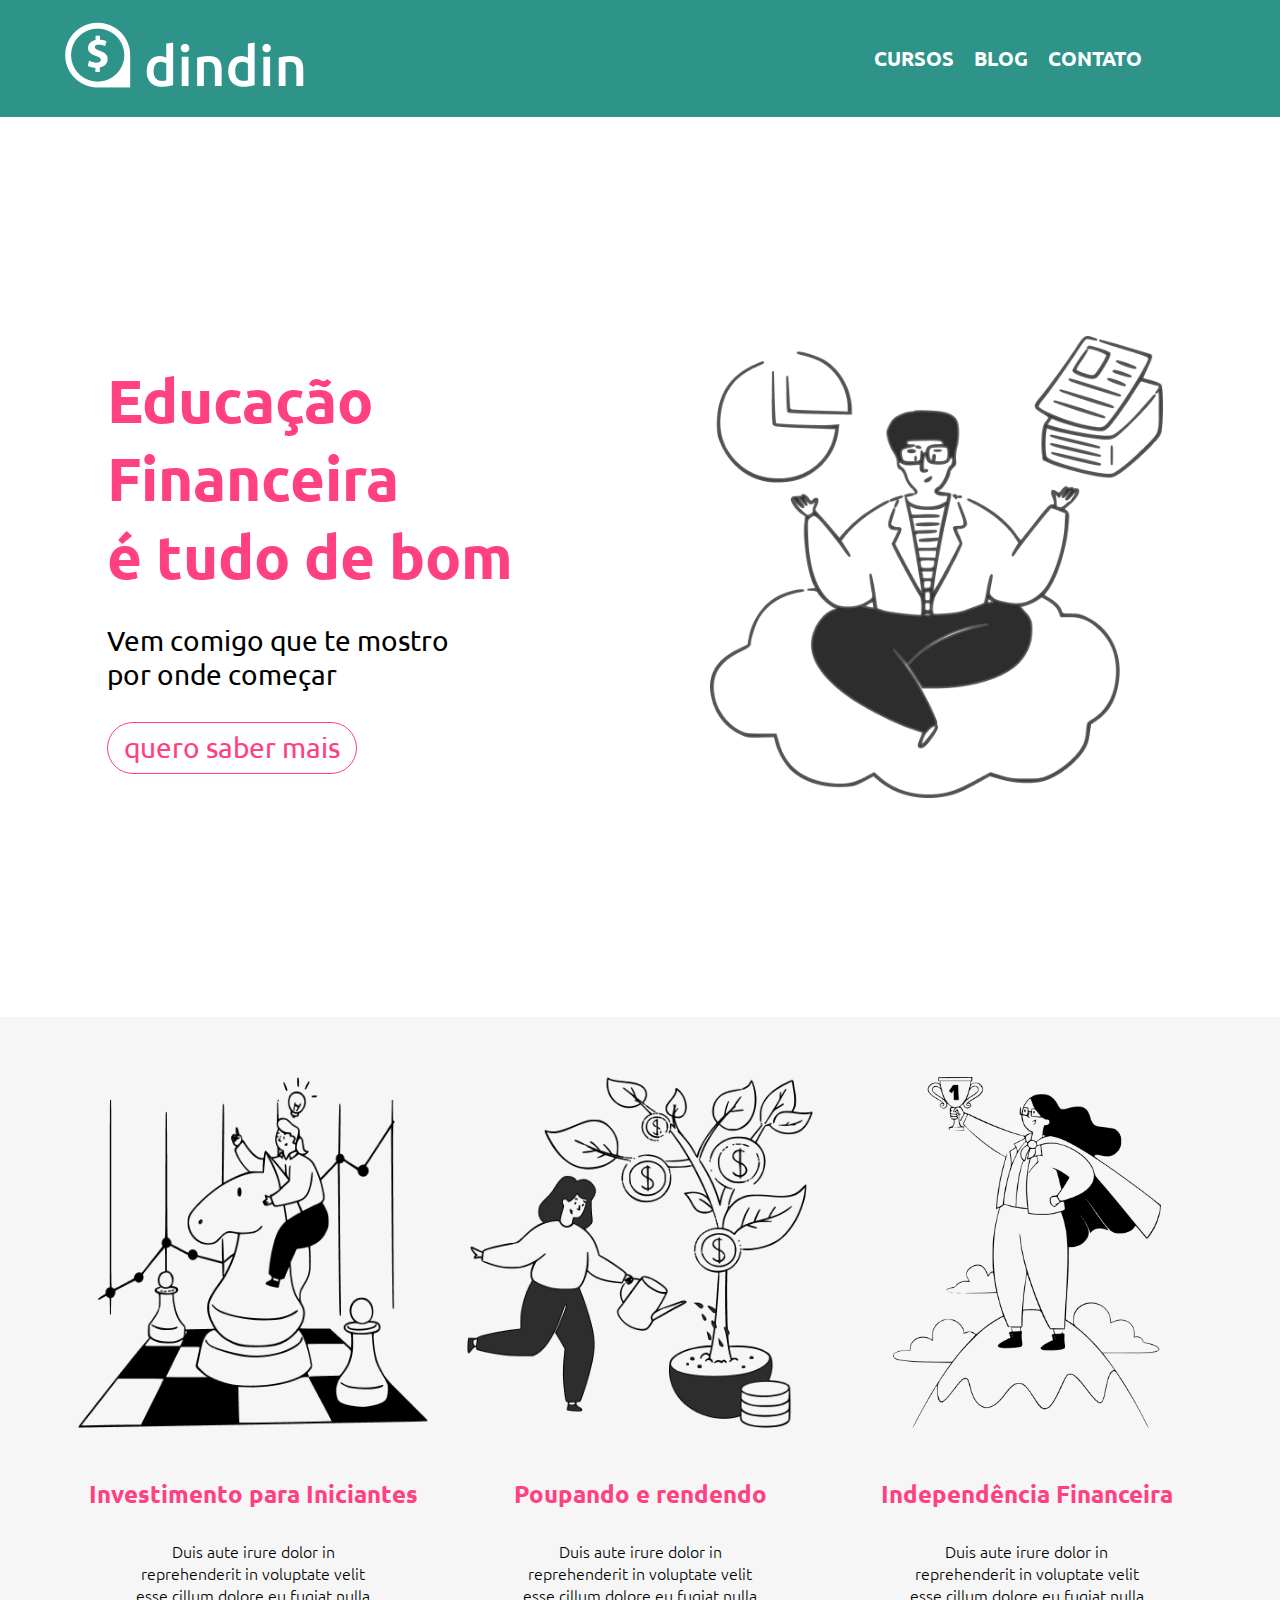
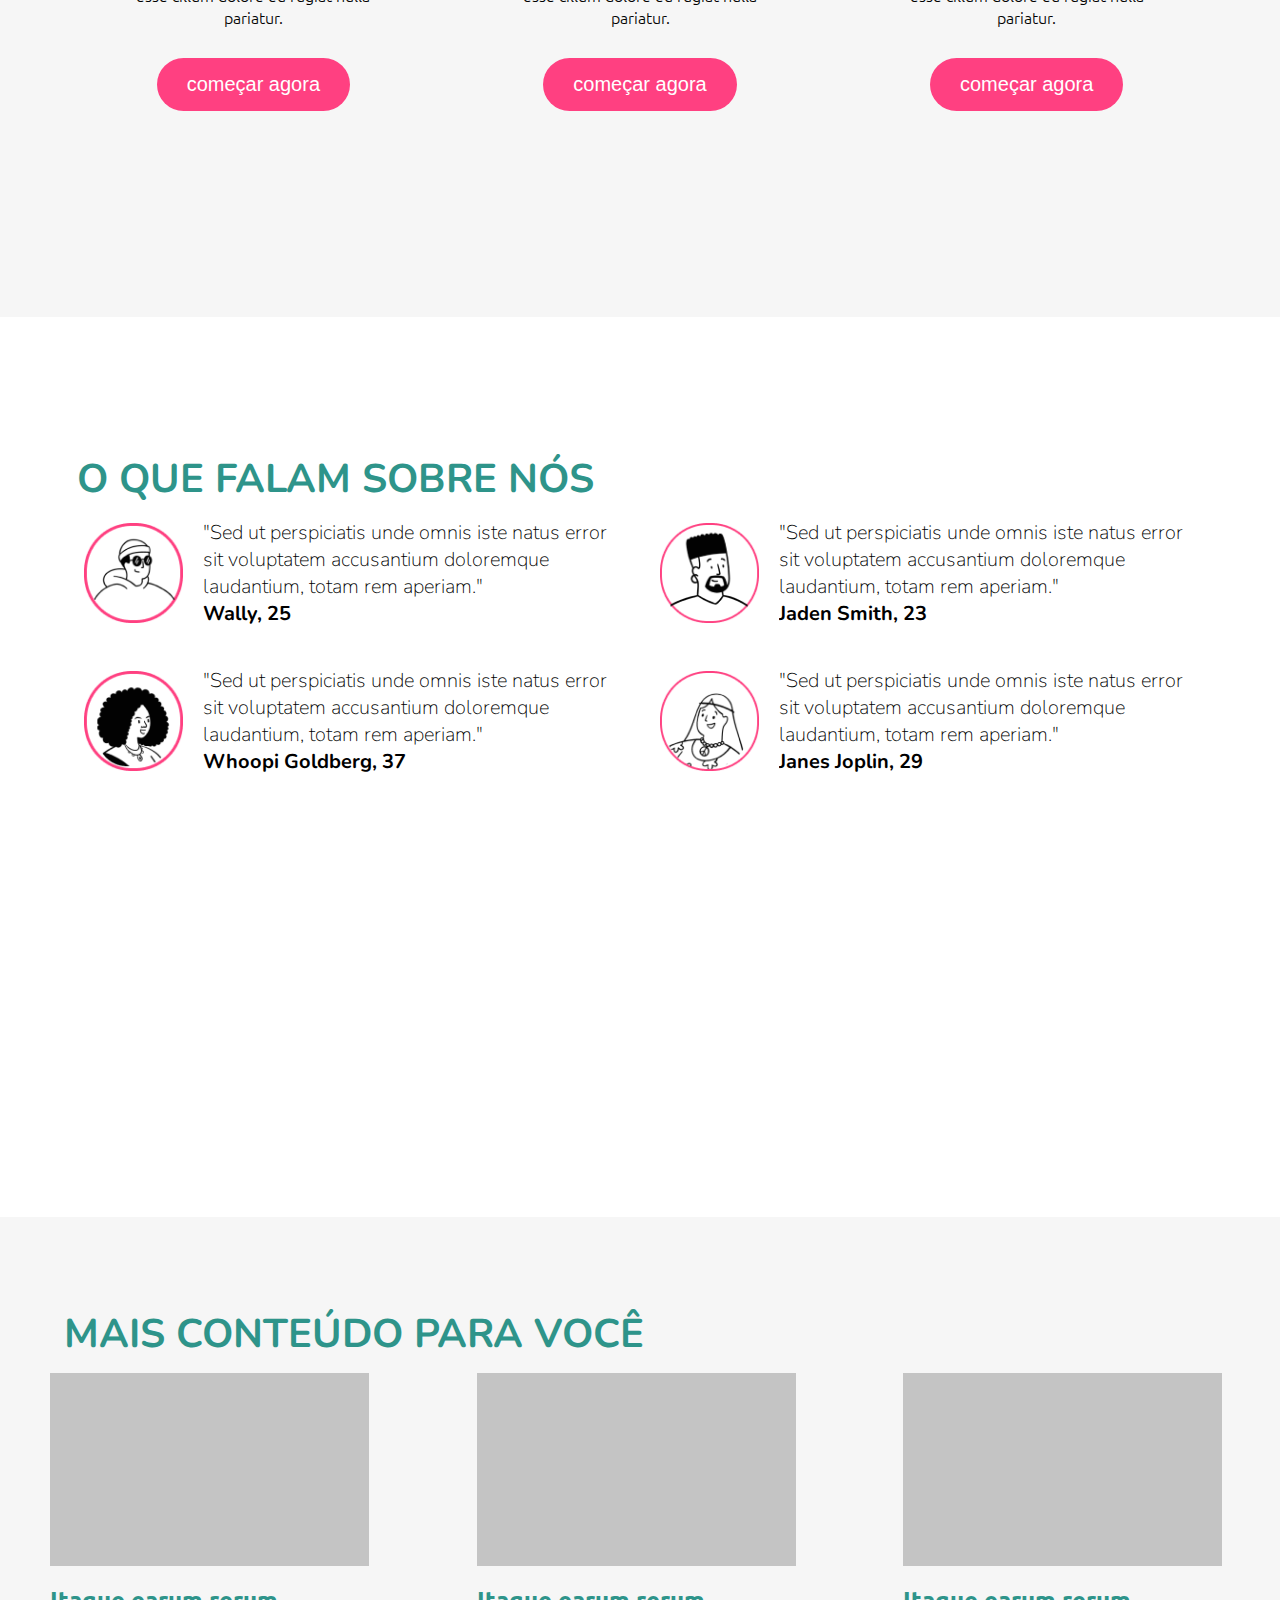
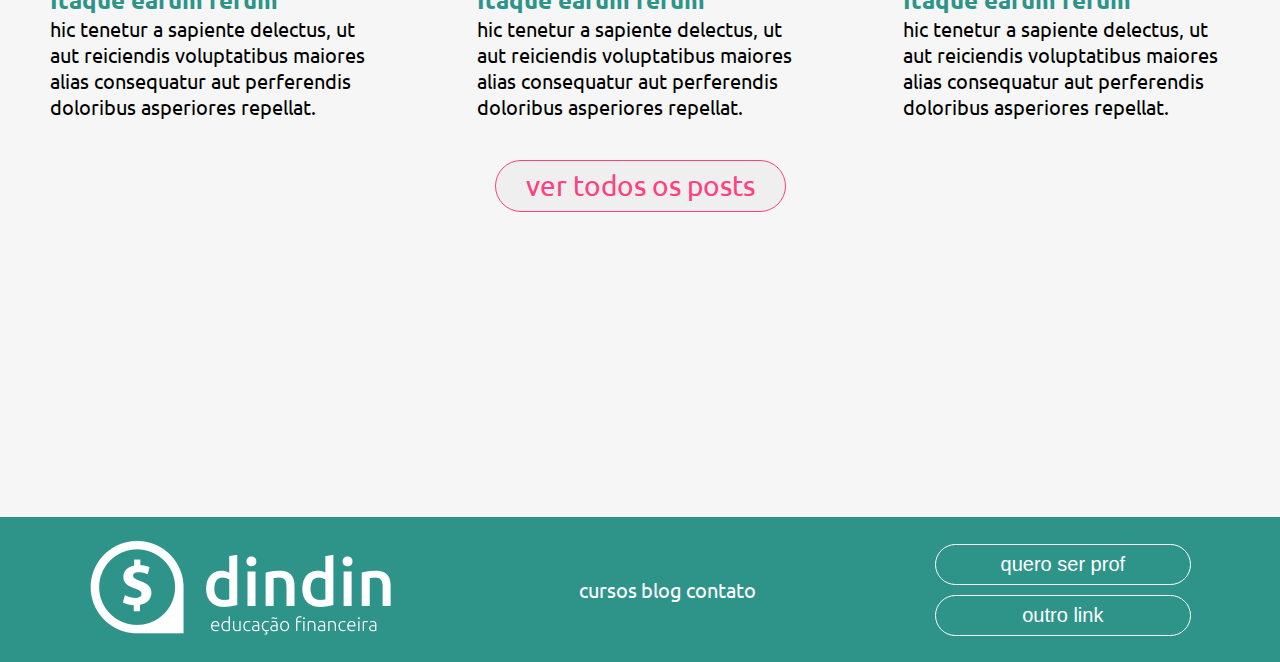
<file: index.html>
<!DOCTYPE html>
<html lang="pt-br">
<head>
    <meta charset="UTF-8">
    <meta http-equiv="X-UA-Compatible" content="IE=edge">
    <meta name="viewport" content="width=device-width, initial-scale=1.0">
    <link rel="preconnect" href="https://fonts.googleapis.com">
    <link rel="preconnect" href="https://fonts.gstatic.com" crossorigin>
    <link href="https://fonts.googleapis.com/css2?family=Ubuntu:wght@300;400;500;700&display=swap" rel="stylesheet">
    <link rel="preconnect" href="https://fonts.googleapis.com">
    <link rel="preconnect" href="https://fonts.gstatic.com" crossorigin>
    <link href="https://fonts.googleapis.com/css2?family=Nunito:wght@300;400;500;600;700&display=swap" rel="stylesheet">
    <link rel="stylesheet" href="./global.css">
    <link rel="stylesheet" href="./style.css">
    <link rel="stylesheet" href="./src/styles/components/header.css">
    <link rel="stylesheet" href="./src/styles/components/footer.css">
    <title>DINDIN - Educação Financeira</title>
</head>
<body>

    <header class="header">

        <div class="header-img">
            <img src="./assets/images/logo-header.png" alt="">
        </div>

        <nav class="header-nav">
            <a href="./src/screens/cursos/cursos-index.html" class="header-nav-link">CURSOS</a>
            <a href="./src/screens/blog/blog-index.html" class="header-nav-link">BLOG</a>
            <a href="./src/screens/contato/form-index.html" class="header-nav-link">CONTATO</a>
        </nav>

    </header>

    <section id="educ-financeira" class="generic-session">

        <div id="educ-financeira-info">
            <h1 class="educ-financeira-info-item">Educação Financeira <br> é tudo de bom</h1>
            <h2 class="educ-financeira-info-item">Vem comigo que te mostro por onde começar</h2>
            <a class="educ-financeira-info-item" href="./src/screens/cursos/cursos-index.html"><button>quero saber mais</button></a>
        </div>

        <div id="educ-financeira-img">
            <img src="./assets/images/ilustra-banner.png" alt="" class="educ-financeira-img">
        </div>

        <button class="show-nav"><img src="./assets/images/smartphone/menu.svg" alt=""></button>

    </section>

    <section id="cursos" class="generic-session">

        <h2 class="title-cursos">CONHEÇA NOSSOS CURSOS</h2>

        <div id="card-h">

            <div class="card-cursos">
                <img src="./assets/images/ilustra-poupando.png" alt="">
                <strong>Investimento para Iniciantes</strong>
                <p>Duis aute irure dolor in reprehenderit in voluptate velit esse cillum dolore eu fugiat nulla pariatur.</p>
                <a href="./src/screens/cursos/curso-invest-para-iniciantes/curso-invest-index.html"><button>começar agora</button></a>
            </div>

            <div class="card-cursos">
                <img src="./assets/images/ilustra-investimento.png" alt="">
                <strong>Poupando e rendendo</strong>
                <p>Duis aute irure dolor in reprehenderit in voluptate velit esse cillum dolore eu fugiat nulla pariatur.</p>
                <a href="./src/screens/under-construction/uc-index.html"><button>começar agora</button></a>
            </div>

            <div class="card-cursos">
                <img src="./assets/images/ilustra-independencia.png" alt="">
                <strong>Independência Financeira</strong>
                <p>Duis aute irure dolor in reprehenderit in voluptate velit esse cillum dolore eu fugiat nulla pariatur.</p>
                <a href="./src/screens/under-construction/uc-index.html"><button>começar agora</button></a>
            </div>
        
        </div>
    
    </section>

    <section id="o-que-falam" class="generic-session">

        <h2 id="title-o-que-falam">O QUE FALAM SOBRE NÓS</h2>

        <div id="card-o-que-falam-h">

            <div class="card-o-que-falam">
                <img src="./assets/images/icon-wally.png" class="card-o-que-falam-div1" alt="">
                <div class="card-o-que-falam-desc">
                    <p class="card-o-que-falam-div2">"Sed ut perspiciatis unde omnis iste natus error sit voluptatem accusantium doloremque laudantium, totam rem aperiam."</p>
                    <small class="card-o-que-falam-div2">Wally, 25</small>
                </div>
            </div>

            <div class="card-o-que-falam">
                <img src="./assets/images/icon-jaden.png" alt="">
                <div class="card-o-que-falam-desc">
                    <p class="card-o-que-falam-div2">"Sed ut perspiciatis unde omnis iste natus error sit voluptatem accusantium doloremque laudantium, totam rem aperiam."</p>
                   <small class="card-o-que-falam-div2">Jaden Smith, 23</small>
                </div>
            </div>

            <div class="card-o-que-falam">
                <img src="./assets/images/icon-whoopi.png" alt="">
                <div class="card-o-que-falam-desc">
                    <p class="card-o-que-falam-div2">"Sed ut perspiciatis unde omnis iste natus error sit voluptatem accusantium doloremque laudantium, totam rem aperiam."</p>
                    <small class="card-o-que-falam-div2">Whoopi Goldberg, 37</small>
                </div>
            </div>

            <div class="card-o-que-falam">
                <img src="./assets/images/icon-jane.png" alt="">
                <div class="card-o-que-falam-desc">
                    <p class="card-o-que-falam-div2">"Sed ut perspiciatis unde omnis iste natus error sit voluptatem accusantium doloremque laudantium, totam rem aperiam."</p>
                    <small class="card-o-que-falam-div2">Janes Joplin, 29</small>
                </div>
            </div>

        </div>

    </section>

    <section id="blog-posts" class="generic-session">

        <h2 id="title-blog-posts">MAIS CONTEÚDO PARA VOCÊ</h2>

        <div id="card-blog-posts-h">

            <div class="card-blog-posts">
                <a href="./src/screens/blog/post-hand-denounce/blog-posts-index.html"><img src="./assets/images/gray-rectangle.png" alt=""></a>
                <strong>Itaque earum rerum</strong>
                <p>hic tenetur a sapiente delectus, ut aut reiciendis voluptatibus maiores alias consequatur aut perferendis doloribus asperiores repellat.</p>
            </div>

            <div class="card-blog-posts">
                <a href="./src/screens/blog/post-hand-denounce/blog-posts-index.html"><img src="./assets/images/gray-rectangle.png" alt=""></a>
                <strong>Itaque earum rerum</strong>
                <p>hic tenetur a sapiente delectus, ut aut reiciendis voluptatibus maiores alias consequatur aut perferendis doloribus asperiores repellat.</p>
            </div>

            <div class="card-blog-posts">
                <a href="./src/screens/blog/post-hand-denounce/blog-posts-index.html"><img src="./assets/images/gray-rectangle.png" alt=""></a>
                <strong>Itaque earum rerum</strong>
                <p>hic tenetur a sapiente delectus, ut aut reiciendis voluptatibus maiores alias consequatur aut perferendis doloribus asperiores repellat.</p>
            </div>

        </div>

        <div class="button-blog-posts">
            <a href="./src/screens/blog/blog-index.html"><button>ver todos os posts</button></a>
        </div>
        
    </section>

    <footer class="footer">

        <div class="footer-img">
            <img src="./assets/images/logo-footer.png" alt="">
        </div>

        <nav class="footer-nav">
            <a href="./src/screens/cursos/cursos-index.html" class="footer-nav-link">cursos</a>
            <a href="./src/screens/blog/blog-index.html" class="footer-nav-link">blog</a>
            <a href="./src/screens/contato/form-index.html" class="footer-nav-link">contato</a>
        </nav>

        <div id="footer-cta">
            <nav class="footer-cta">
                <a href="./src/screens/under-construction/uc-index.html" class="footer-cta-link"><button>quero ser prof</button></a>
                <a href="./src/screens/under-construction/uc-index.html" class="footer-cta-link"><button>outro link</button></a>
            </nav>
        </div>

    </footer>
    
</body>
</html>
</file>
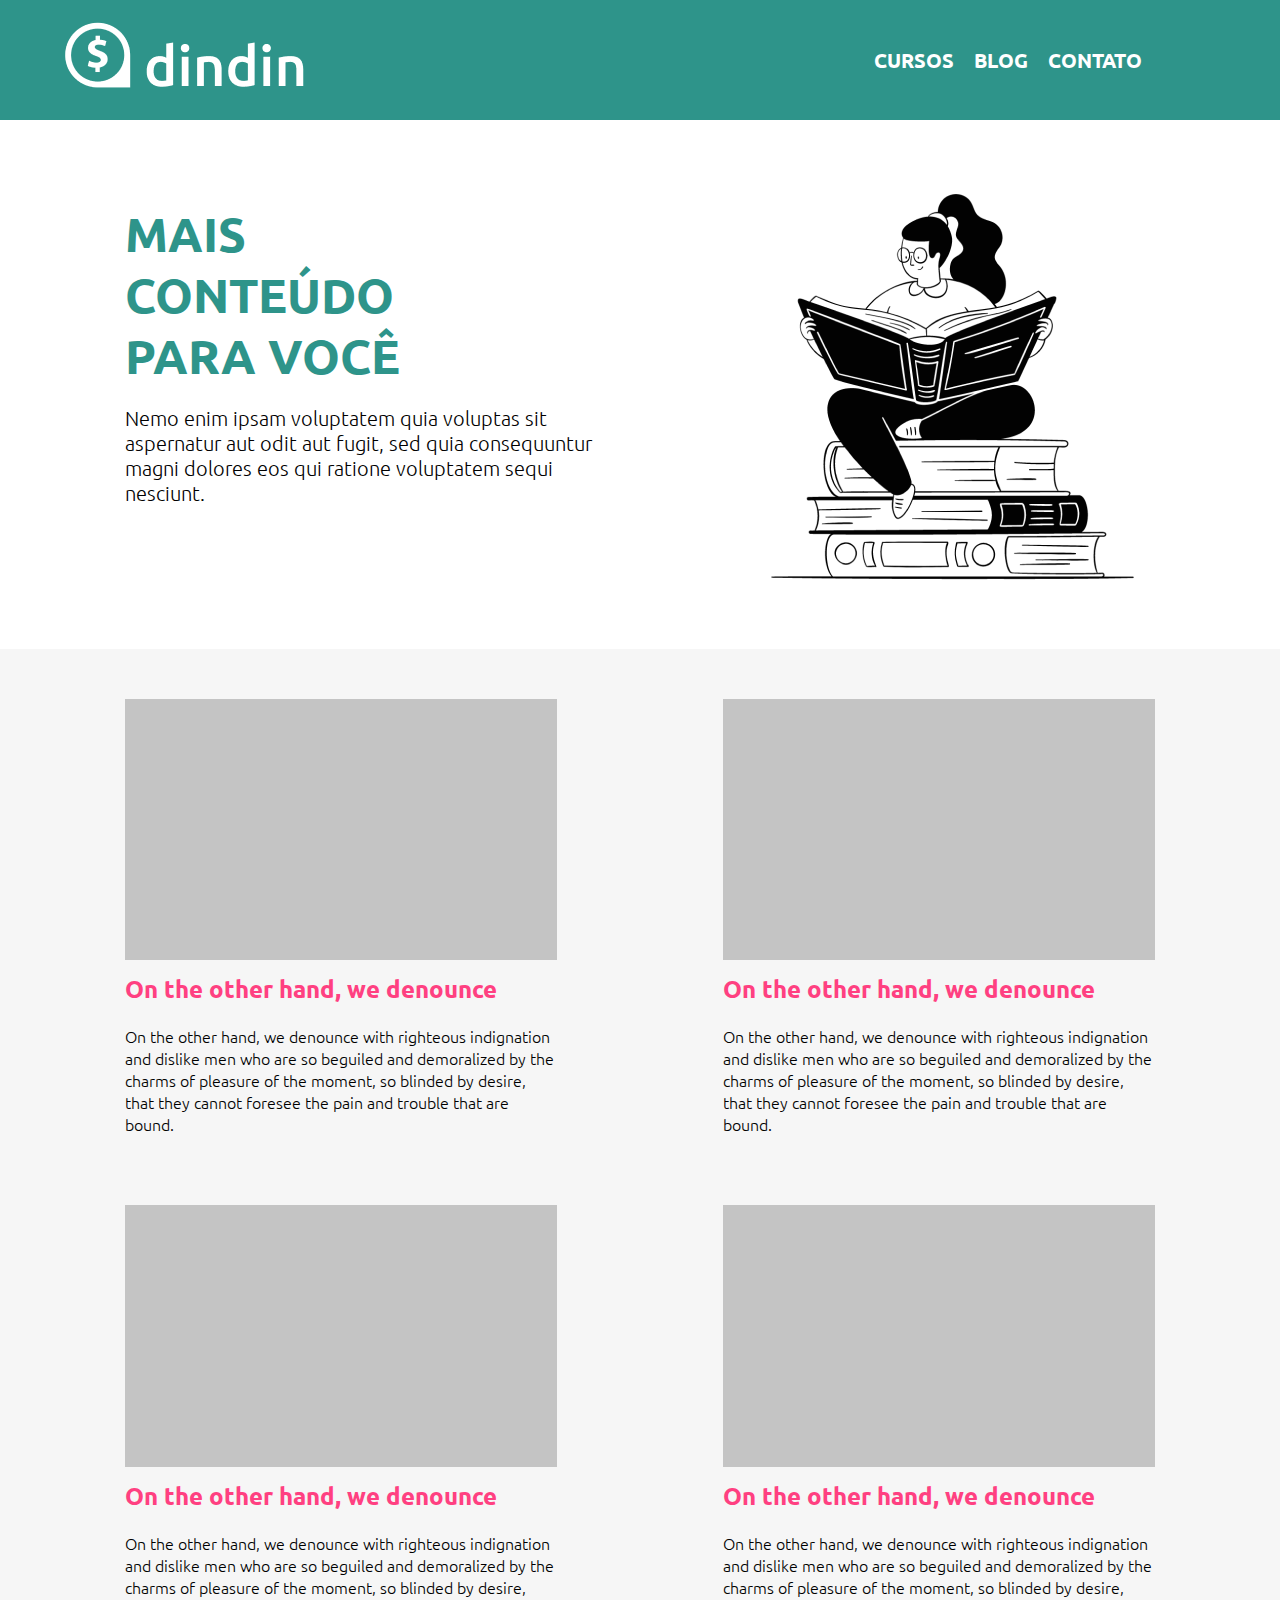
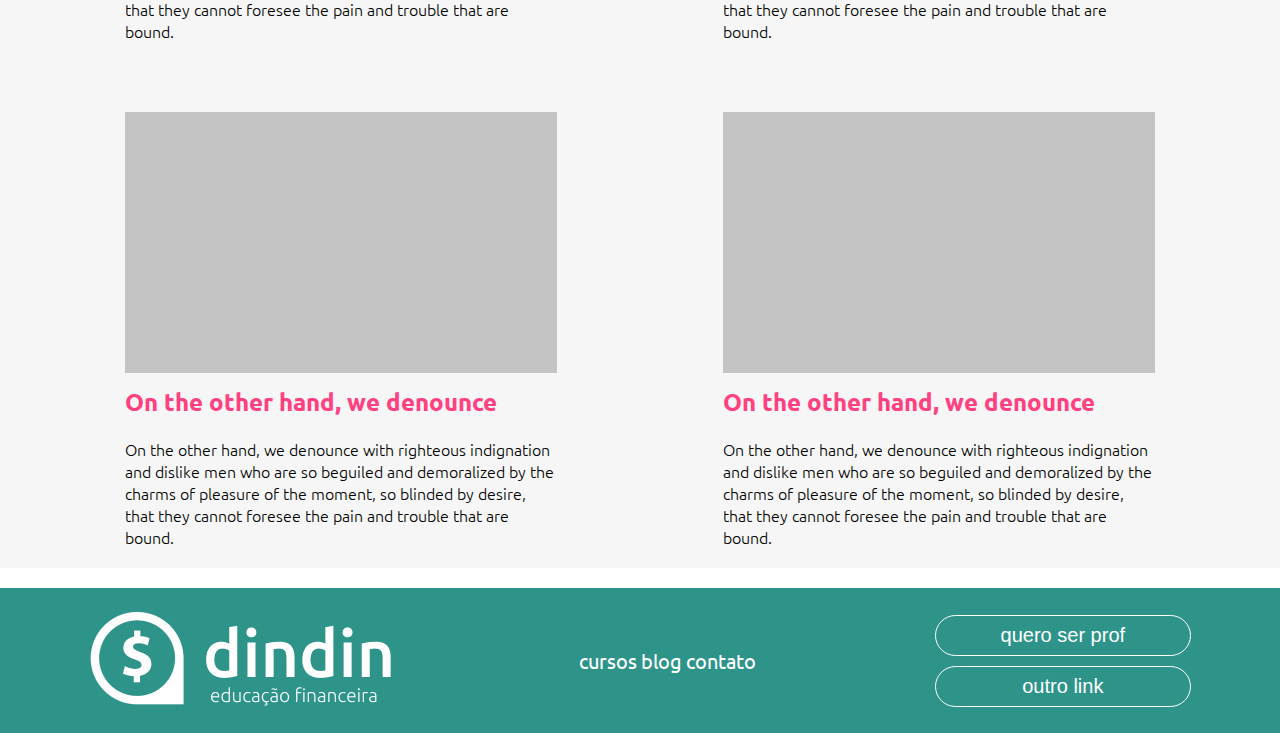
<file: src/screens/blog/blog-index.html>
<!DOCTYPE html>
<html lang="pt-br">
<head>
    <meta charset="UTF-8">
    <meta http-equiv="X-UA-Compatible" content="IE=edge">
    <meta name="viewport" content="width=device-width, initial-scale=1.0">
    <link rel="preconnect" href="https://fonts.googleapis.com">
    <link rel="preconnect" href="https://fonts.gstatic.com" crossorigin>
    <link href="https://fonts.googleapis.com/css2?family=Ubuntu:wght@300;400;500;700&display=swap" rel="stylesheet">
    <link rel="preconnect" href="https://fonts.googleapis.com">
    <link rel="preconnect" href="https://fonts.gstatic.com" crossorigin>
    <link href="https://fonts.googleapis.com/css2?family=Nunito:wght@300;400;500;600;700&display=swap" rel="stylesheet">
    <link rel="stylesheet" href="./blog-style.css">
    <link rel="stylesheet" href="../../../global.css">
    <link rel="stylesheet" href="../../styles/components/header.css">
    <link rel="stylesheet" href="../../styles/components/footer.css">
    <title>MAIS CONTEÚDO PARA VOCÊ - dindin</title>
</head>
<body>

    <header class="header">

        <div class="header-img">
            <a href="../../../index.html">
                <img src="../../../assets/images/logo-header.png" alt="">
            </a>
        </div>

        <nav class="header-nav">
            <a href="../cursos/cursos-index.html" class="header-nav-link">CURSOS</a>
            <a href="./blog-index.html" class="header-nav-link">BLOG</a>
            <a href="../contato/form-index.html" class="header-nav-link">CONTATO</a>
        </nav>

    </header>

    <section class="generic-session">

        <div id="blog-post-top-h">

            <div class="blog-post-top-txt">

              <h1>MAIS CONTEÚDO PARA VOCÊ</h1>

              <p>Nemo enim ipsam voluptatem quia voluptas sit aspernatur aut odit aut fugit, sed quia consequuntur magni dolores eos qui ratione voluptatem sequi nesciunt. </p>

            </div>

            <img src="../../../assets/images/ilustra-blog.png" alt="">

            <button class="show-nav"><img src="../../../assets/images/smartphone/menu.svg" alt=""></button>
        
        </div>

    </section>

    <section id="blog-posts-page" class="blog-posts-h">

        <div class="card-blog-posts">

            <a href="./post-hand-denounce/blog-posts-index.html">
            <img src="../../../assets/images/gray-rectangle.png" alt="">
            <strong>On the other hand, we denounce</strong>
            <p>On the other hand, we denounce with righteous indignation and dislike men who are so beguiled and demoralized by the charms of pleasure of the moment, so blinded by desire, that they cannot foresee the pain and trouble that are bound.</p>
            </a>

        </div>

        <div class="card-blog-posts">

            <a href="./post-hand-denounce/blog-posts-index.html">
            <img src="../../../assets/images/gray-rectangle.png" alt="">
            <strong>On the other hand, we denounce</strong>
            <p>On the other hand, we denounce with righteous indignation and dislike men who are so beguiled and demoralized by the charms of pleasure of the moment, so blinded by desire, that they cannot foresee the pain and trouble that are bound.</p>
            </a>

        </div>

        <div class="card-blog-posts">

            <a href="./post-hand-denounce/blog-posts-index.html">
            <img src="../../../assets/images/gray-rectangle.png" alt="">
            <strong>On the other hand, we denounce</strong>
            <p>On the other hand, we denounce with righteous indignation and dislike men who are so beguiled and demoralized by the charms of pleasure of the moment, so blinded by desire, that they cannot foresee the pain and trouble that are bound.</p>
            </a>
            
        </div>

        <div class="card-blog-posts">

            <a href="./post-hand-denounce/blog-posts-index.html">
            <img src="../../../assets/images/gray-rectangle.png" alt="">
            <strong>On the other hand, we denounce</strong>
            <p>On the other hand, we denounce with righteous indignation and dislike men who are so beguiled and demoralized by the charms of pleasure of the moment, so blinded by desire, that they cannot foresee the pain and trouble that are bound.</p>
            </a>
            
        </div>

        <div class="card-blog-posts">

            <a href="./post-hand-denounce/blog-posts-index.html">
            <img src="../../../assets/images/gray-rectangle.png" alt="">
            <strong>On the other hand, we denounce</strong>
            <p>On the other hand, we denounce with righteous indignation and dislike men who are so beguiled and demoralized by the charms of pleasure of the moment, so blinded by desire, that they cannot foresee the pain and trouble that are bound.</p>
            </a>
            
        </div>

        <div class="card-blog-posts">

            <a href="./post-hand-denounce/blog-posts-index.html">
            <img src="../../../assets/images/gray-rectangle.png" alt="">
            <strong>On the other hand, we denounce</strong>
            <p>On the other hand, we denounce with righteous indignation and dislike men who are so beguiled and demoralized by the charms of pleasure of the moment, so blinded by desire, that they cannot foresee the pain and trouble that are bound.</p>
            </a>
            
        </div>

    </section>

    <footer class="footer">

        <div class="footer-img">
            <a href="../../../index.html">
                <img src="../../../assets/images/logo-footer.png" alt="">
            </a>
        </div>

        <nav class="footer-nav">
            <a href="../cursos/cursos-index.html" class="footer-nav-link">cursos</a>
            <a href="../blog/blog-index.html" class="footer-nav-link">blog</a>
            <a href="../contato/form-index.html" class="footer-nav-link">contato</a>
        </nav>

        <div id="footer-cta">
            <nav class="footer-cta">
            <a href="../under-construction/uc-index.html" class="footer-cta-link"><button>quero ser prof</button></a>
            <a href="../under-construction/uc-index.html" class="footer-cta-link"><button>outro link</button></a>
            </nav>
        </div>

    </footer>

</body>
</html>
</file>
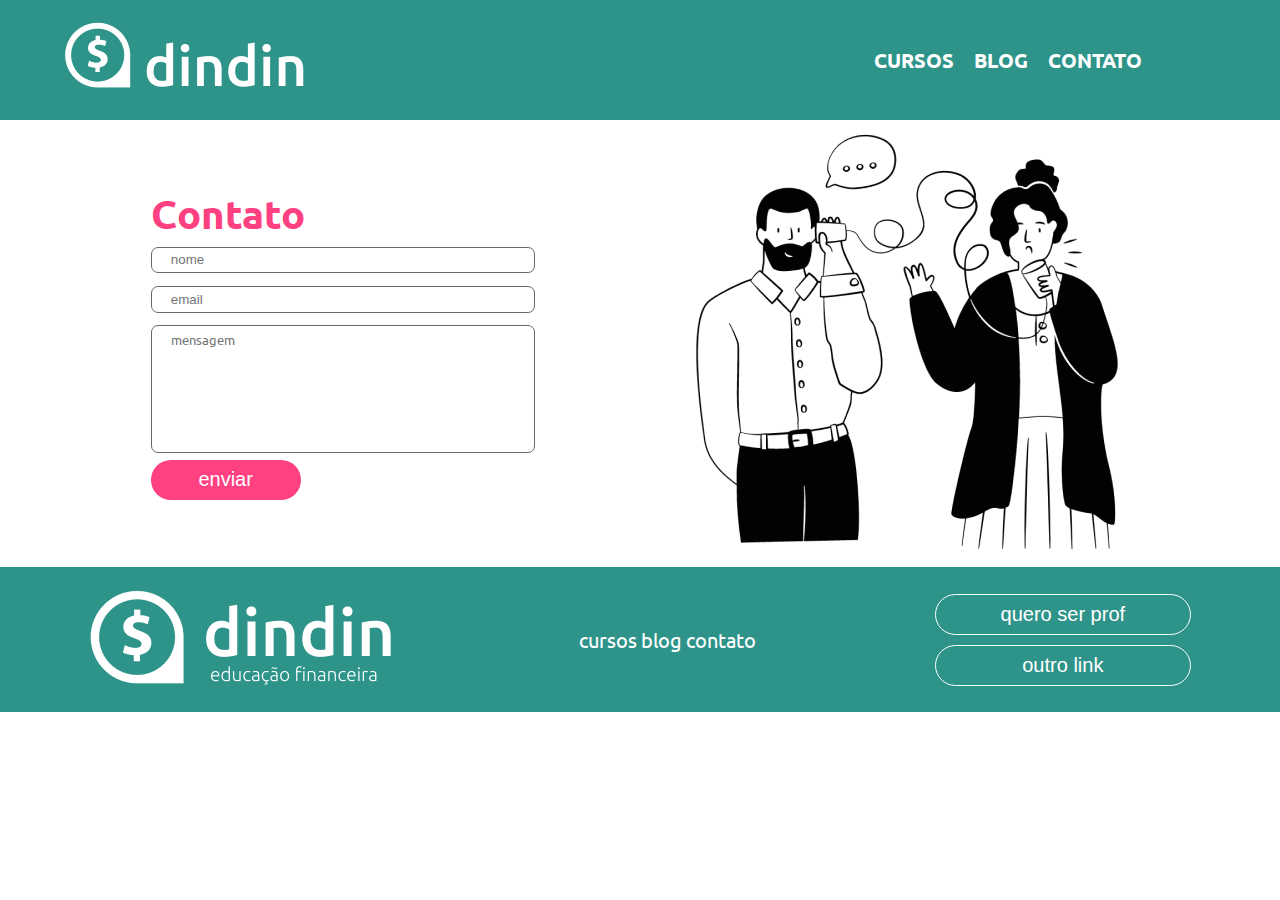
<file: src/screens/contato/form-index.html>
<!DOCTYPE html>
<html lang="pt-br">
<head>
    <meta charset="UTF-8">
    <meta http-equiv="X-UA-Compatible" content="IE=edge">
    <meta name="viewport" content="width=device-width, initial-scale=1.0">
    <link rel="preconnect" href="https://fonts.googleapis.com">
    <link rel="preconnect" href="https://fonts.gstatic.com" crossorigin>
    <link href="https://fonts.googleapis.com/css2?family=Ubuntu:wght@300;400;500;700&display=swap" rel="stylesheet">
    <link rel="preconnect" href="https://fonts.googleapis.com">
    <link rel="preconnect" href="https://fonts.gstatic.com" crossorigin>
    <link href="https://fonts.googleapis.com/css2?family=Nunito:wght@300;400;500;600;700&display=swap" rel="stylesheet">
    <link rel="stylesheet" href="./form-style.css">
    <link rel="stylesheet" href="../../../global.css">
    <link rel="stylesheet" href="../../styles/components/header.css">
    <link rel="stylesheet" href="../../styles/components/footer.css">
    <title>Contato - dindin</title>
</head>
<body>

    <header class="header">

        <div class="header-img">
            <a href="../../../index.html">
                <img src="../../../assets/images/logo-header.png" alt="">
            </a>
        </div>

        <nav class="header-nav">            
            <a href="../cursos/cursos-index.html" class="header-nav-link">CURSOS</a>
            <a href="../blog/blog-index.html" class="header-nav-link">BLOG</a>
            <a href="./contato/form-index.html" class="header-nav-link">CONTATO</a>
        </nav>

    </header>

    <section id="form">

        <form method="get" class="form-contact">
            <h2>Contato</h2>

            <label class="form-contact">
                <input type="text" placeholder="nome">
                <input type="email" placeholder="email">
                <textarea placeholder="mensagem"></textarea>
            </label>

            <button>enviar</button>

        </form>

        <div class="form-img">
            <img src="../../../assets/images/ilustra-contato.png" alt="">
        </div>

    </section>

    <footer class="footer">

        <div class="footer-img">
            <a href="../../../index.html">
                <img src="../../../assets/images/logo-footer.png" alt="">
            </a>
        </div>

        <nav class="footer-nav">
            <a href="../cursos/cursos-index.html" class="footer-nav-link">cursos</a>
            <a href="../blog/blog-index.html" class="footer-nav-link">blog</a>
            <a href="../contato/form-index.html" class="footer-nav-link">contato</a>
        </nav>

        <div id="footer-cta">
            <nav class="footer-cta">
            <a href="../under-construction/uc-index.html" class="footer-cta-link"><button>quero ser prof</button></a>
            <a href="../under-construction/uc-index.html" class="footer-cta-link"><button>outro link</button></a>
            </nav>
        </div>

    </footer>
    
</body>
</html>
</file>
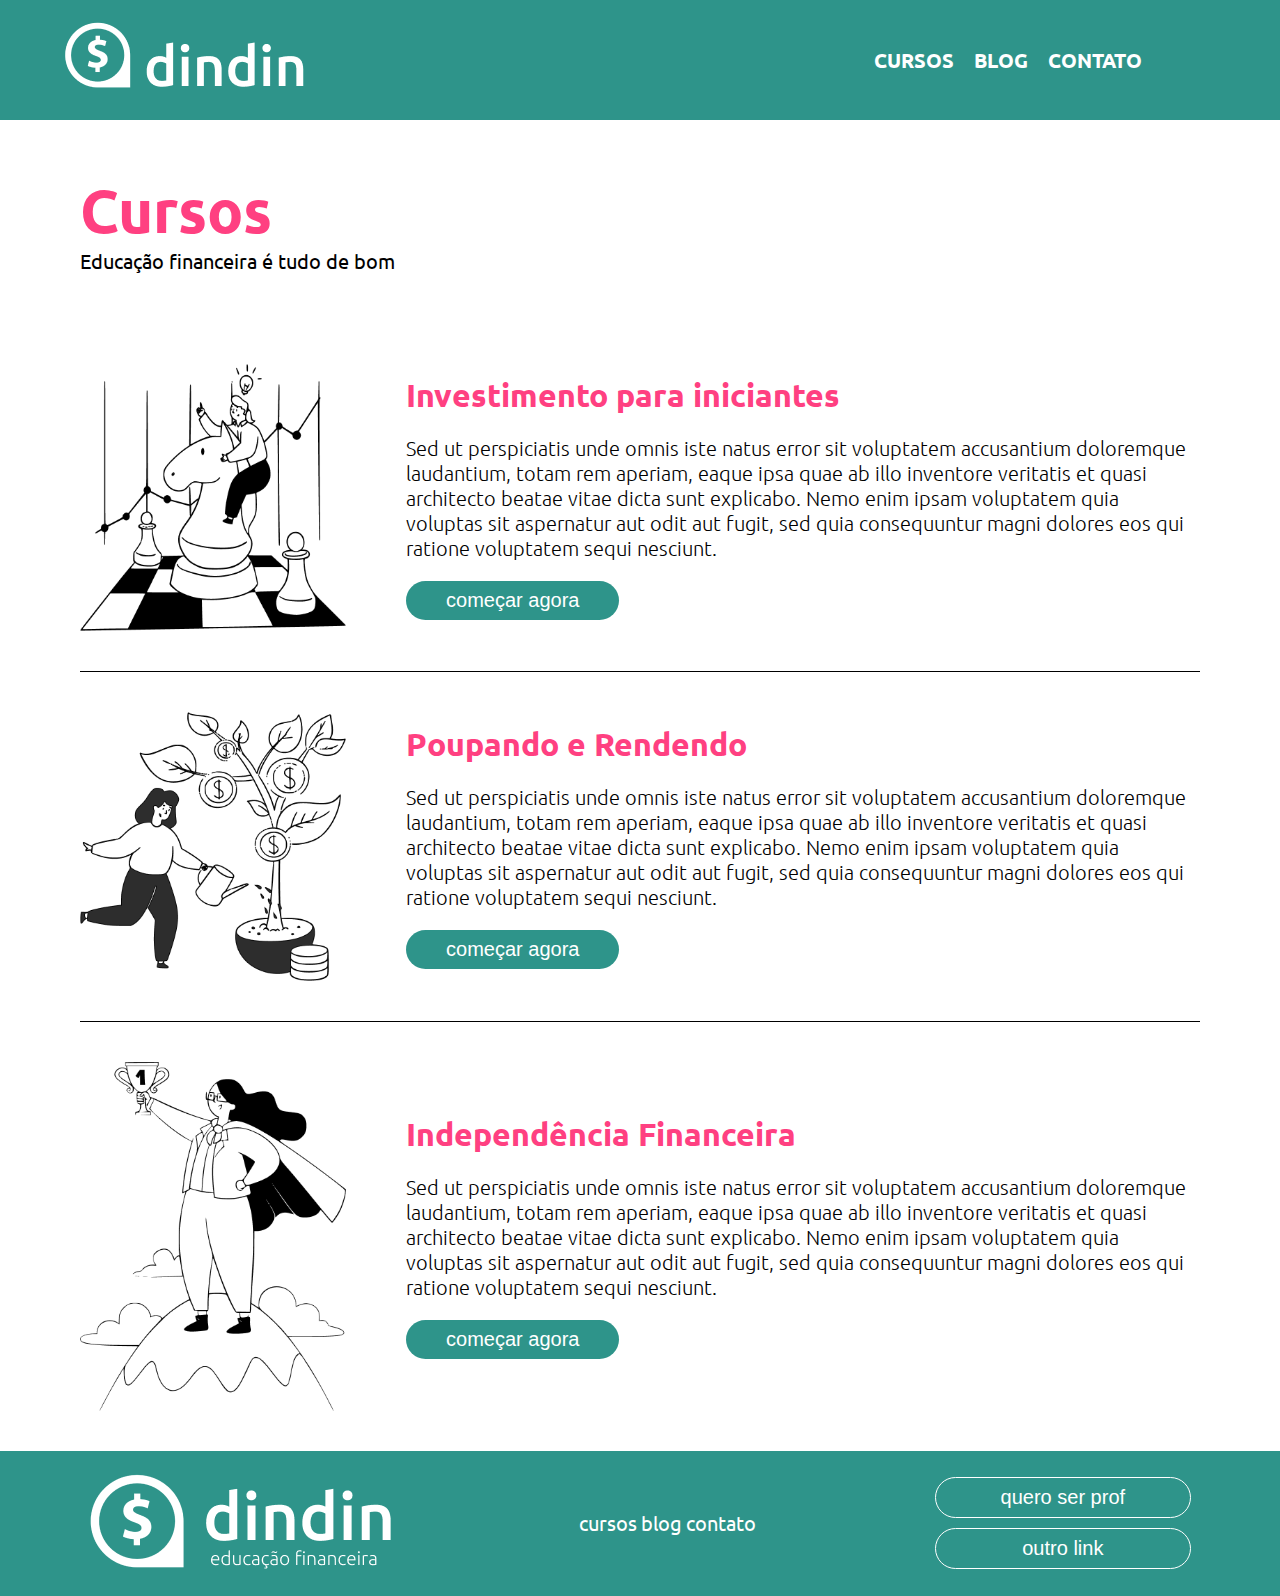
<file: src/screens/cursos/cursos-index.html>
<!DOCTYPE html>
<html lang="pt-br">
<head>
    <meta charset="UTF-8">
    <meta http-equiv="X-UA-Compatible" content="IE=edge">
    <meta name="viewport" content="width=device-width, initial-scale=1.0">
    <link rel="preconnect" href="https://fonts.googleapis.com">
    <link rel="preconnect" href="https://fonts.gstatic.com" crossorigin>
    <link href="https://fonts.googleapis.com/css2?family=Ubuntu:wght@300;400;500;700&display=swap" rel="stylesheet">
    <link rel="preconnect" href="https://fonts.googleapis.com">
    <link rel="preconnect" href="https://fonts.gstatic.com" crossorigin>
    <link href="https://fonts.googleapis.com/css2?family=Nunito:wght@300;400;500;600;700&display=swap" rel="stylesheet">
    <link rel="stylesheet" href="cursos-style.css">
    <link rel="stylesheet" href="../../../global.css">
    <link rel="stylesheet" href="../../styles/components/header.css">
    <link rel="stylesheet" href="../../styles/components/footer.css">
    <title>CONHEÇA NOSSOS CURSOS - dindin</title>
</head>
<body>

    <header class="header">

        <div class="header-img">
            <a href="../../../index.html">
                <img src="../../../assets/images/logo-header.png" alt="">
            </a>
        </div>

        <nav class="header-nav">
            <a href="./cursos-index.html" class="header-nav-link">CURSOS</a>
            <a href="../blog/blog-index.html" class="header-nav-link">BLOG</a>
            <a href="../contato/form-index.html" class="header-nav-link">CONTATO</a>
        </nav>

    </header>

    <section id="cursos">

        <div class="cursos-title">
            <h1>Cursos</h1>
            <small>Educação financeira é tudo de bom</small>
        </div>

        <div class="cards-cursos">

            <div class="cards-cursos-cada">

                <img src="../../../assets/images/ilustra-poupando.png" alt="">
                <div class="cards-cursos-desc">
                    <h2>Investimento para iniciantes</h2>
                    <p>Sed ut perspiciatis unde omnis iste natus error sit voluptatem accusantium doloremque laudantium, totam rem aperiam, eaque ipsa quae ab illo inventore veritatis et quasi architecto beatae vitae dicta sunt explicabo. Nemo enim ipsam voluptatem quia voluptas sit aspernatur aut odit aut fugit, sed quia consequuntur magni dolores eos qui ratione voluptatem sequi nesciunt.</p>
                    <a href="./curso-invest-para-iniciantes/curso-invest-index.html"><button>começar agora</button></a>
                </div>
            </div>

            <div class="cards-cursos-cada cards-cursos-cada-meio">

                <img src="../../../assets/images/ilustra-investimento.png" alt="">
                <div class="cards-cursos-desc">
                    <h2>Poupando e Rendendo</h2>
                    <p>Sed ut perspiciatis unde omnis iste natus error sit voluptatem accusantium doloremque laudantium, totam rem aperiam, eaque ipsa quae ab illo inventore veritatis et quasi architecto beatae vitae dicta sunt explicabo. Nemo enim ipsam voluptatem quia voluptas sit aspernatur aut odit aut fugit, sed quia consequuntur magni dolores eos qui ratione voluptatem sequi nesciunt.</p>
                    <a href="../under-construction/uc-index.html"><button>começar agora</button></a>
                </div>

            </div>

            <div class="cards-cursos-cada">

                <img src="../../../assets/images/ilustra-independencia.png" alt="">
                <div class="cards-cursos-desc">
                    <h2>Independência Financeira</h2>
                    <p>Sed ut perspiciatis unde omnis iste natus error sit voluptatem accusantium doloremque laudantium, totam rem aperiam, eaque ipsa quae ab illo inventore veritatis et quasi architecto beatae vitae dicta sunt explicabo. Nemo enim ipsam voluptatem quia voluptas sit aspernatur aut odit aut fugit, sed quia consequuntur magni dolores eos qui ratione voluptatem sequi nesciunt.</p>
                    <a href="../under-construction/uc-index.html"><button>começar agora</button></a>
                </div>
            </div>

        </div>

    </section>

    <footer class="footer">

        <div class="footer-img">
            <a href="../../../index.html">
                <img src="../../../assets/images/logo-footer.png" alt="">
            </a>
        </div>

        <nav class="footer-nav">
            <a href="./cursos-index.html" class="footer-nav-link">cursos</a>
            <a href="../blog/blog-index.html" class="footer-nav-link">blog</a>
            <a href="../contato/form-index.html" class="footer-nav-link">contato</a>
        </nav>

        <div id="footer-cta">
            <nav class="footer-cta">
            <a href="../under-construction/uc-index.html" class="footer-cta-link"><button>quero ser prof</button></a>
            <a href="../under-construction/uc-index.html" class="footer-cta-link"><button>outro link</button></a>
            </nav>
        </div>

    </footer>

</body>
</html>
</file>
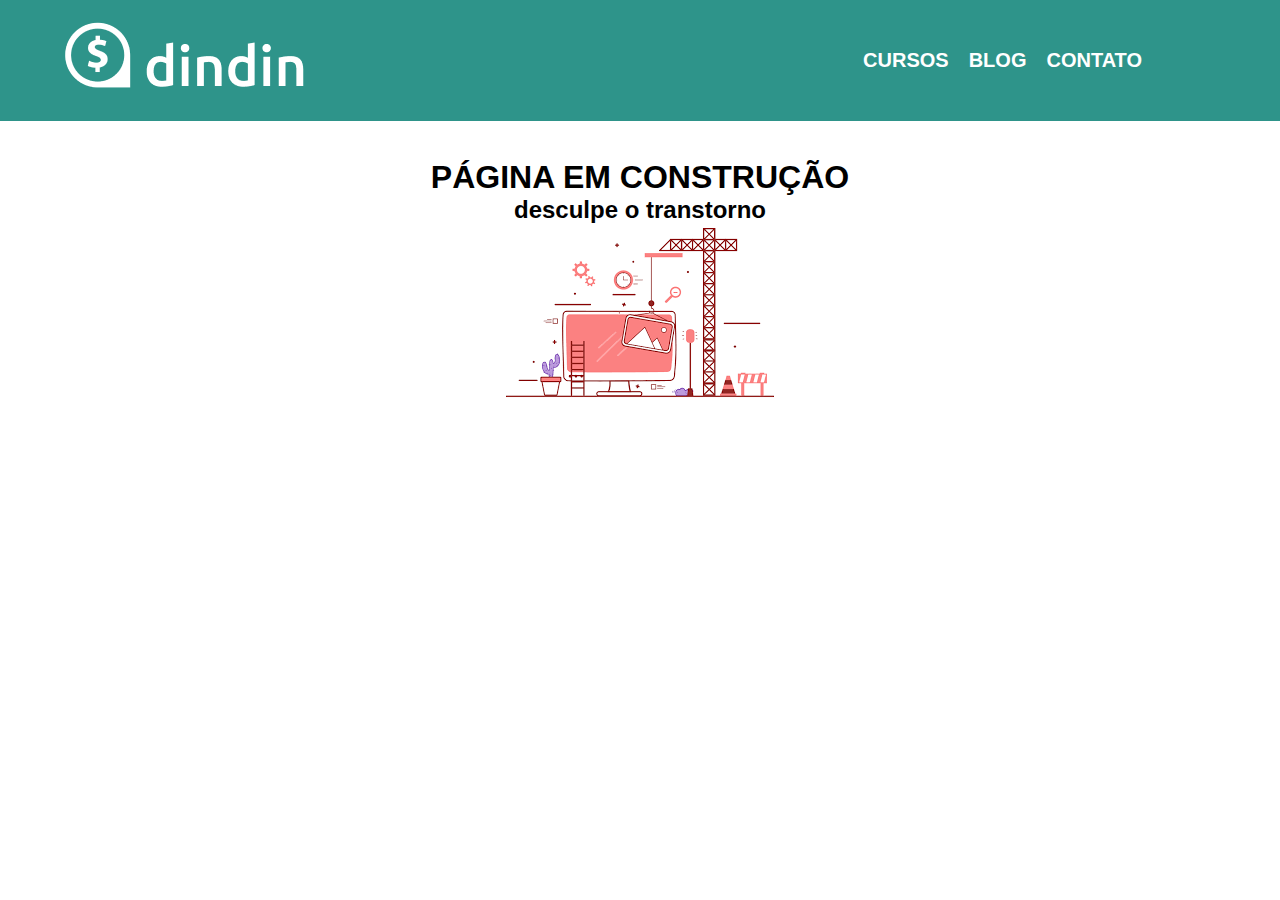
<file: src/screens/under-construction/uc-index.html>
<!DOCTYPE html>
<html lang="pt-br">
<head>
    <meta charset="UTF-8">
    <meta http-equiv="X-UA-Compatible" content="IE=edge">
    <meta name="viewport" content="width=device-width, initial-scale=1.0">
    <link rel="stylesheet" href="../../styles/components/header.css">
    <link rel="stylesheet" href="../../styles/components/footer.css">
    <link rel="stylesheet" href="../../../global.css">
    <link rel="stylesheet" href="../../../style.css">
    <link rel="stylesheet" href="uc-style.css">
    <title>em construção - dindin</title>
</head>
<body>

    <header class="header">

        <div class="header-img">
            <a href="../../../index.html">
                <img src="../../../assets/images/logo-header.png" alt="">
            </a>
        </div>

        <nav class="header-nav">
            <a href="../cursos/cursos-index.html" class="header-nav-link">CURSOS</a>
            <a href="../blog/blog-index.html" class="header-nav-link">BLOG</a>
            <a href="../contato/form-index.html" class="header-nav-link">CONTATO</a>
        </nav>

    </header>

    <main>
        <div class="uc-central">
            <h1>PÁGINA EM CONSTRUÇÃO</h1>
            <h2>desculpe o transtorno</h2>
            <img src="../../../assets/images/under-construct.png" alt="">
        </div>

    </main>

    <footer class="footer">

        <div class="footer-img">
            <a href="../../../index.html">
                <img src="../../../assets/images/logo-footer.png" alt="">
            </a>
        </div>

        <nav class="footer-nav">
            <a href="../cursos/cursos-index.html" class="footer-nav-link">cursos</a>
            <a href="../blog/blog-index.html" class="footer-nav-link">blog</a>
            <a href="../contato/form-index.html" class="footer-nav-link">contato</a>
        </nav>

        <div id="footer-cta">
            <nav class="footer-cta">
            <a href="" class="footer-cta-link"><button>quero ser prof</button></a>
            <a href="" class="footer-cta-link"><button>outro link</button></a>
            </nav>
        </div>

    </footer>
    
</body>
</html>
</file>
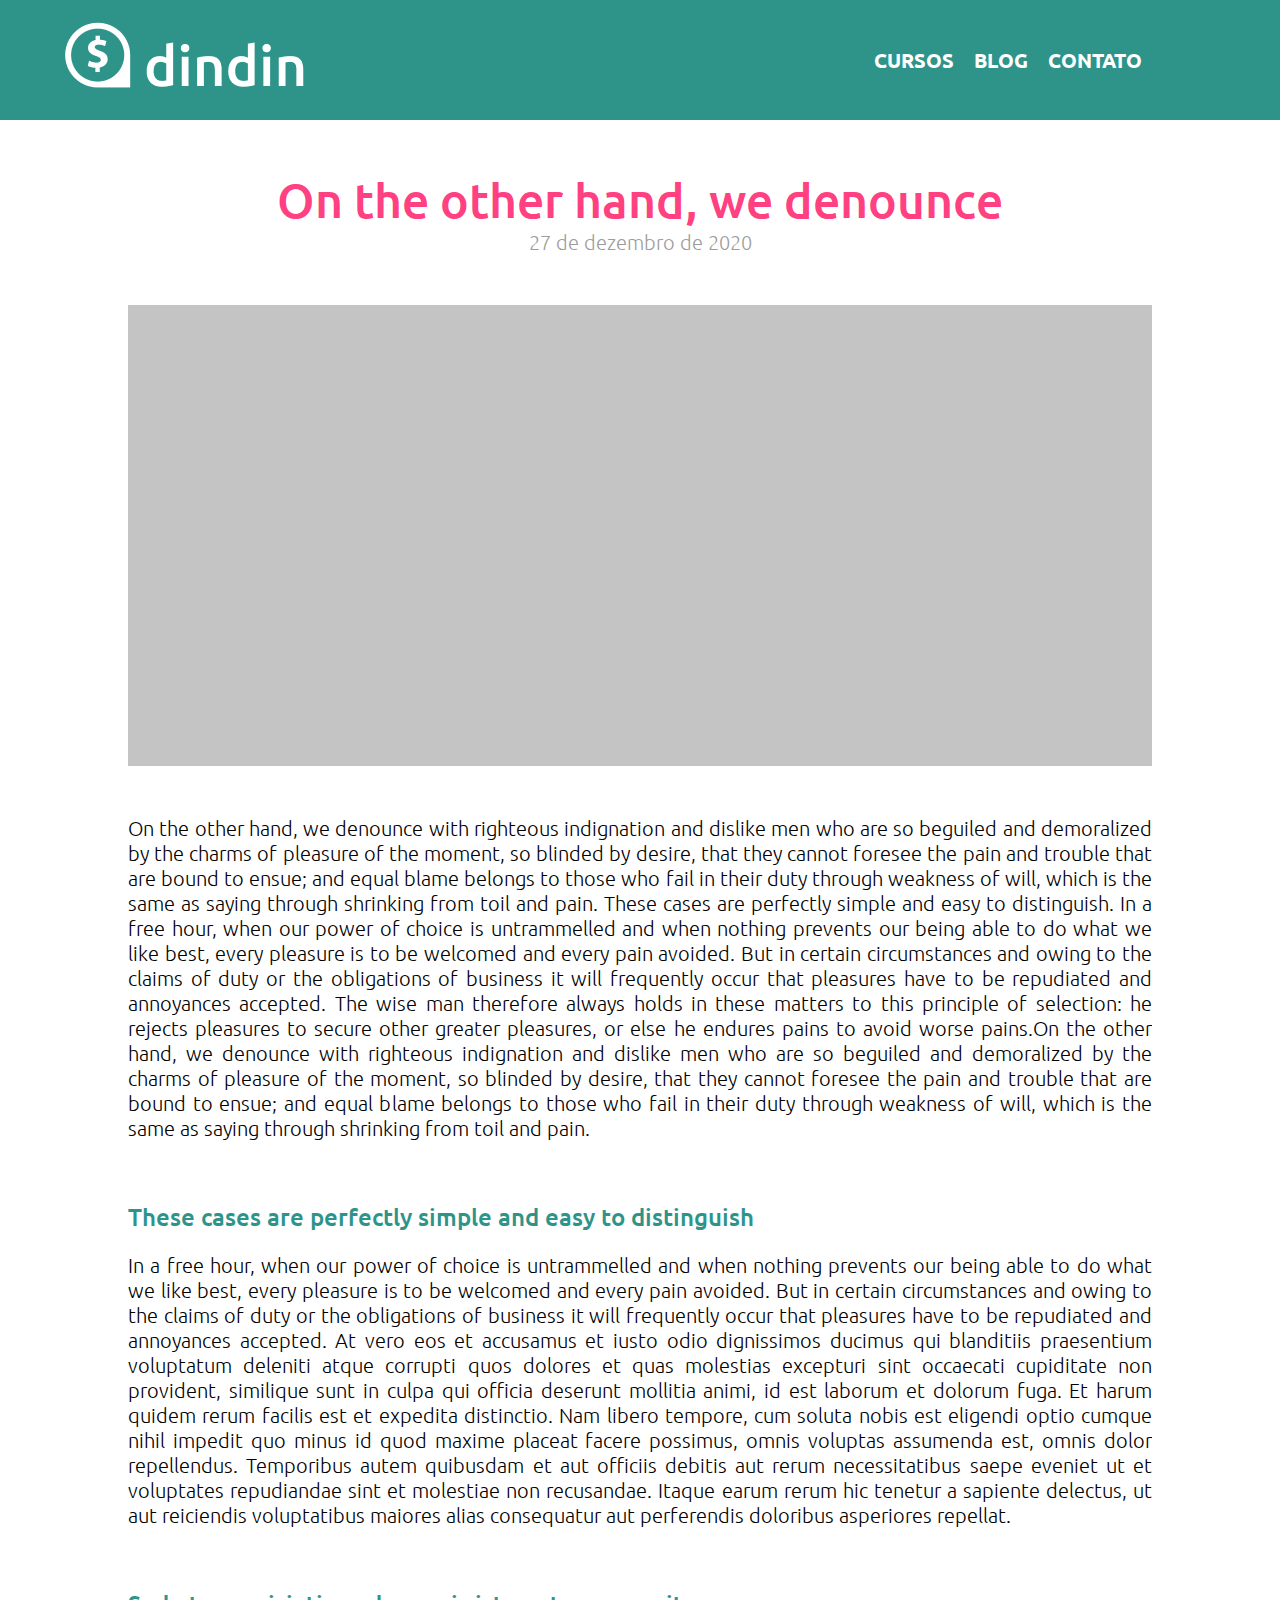
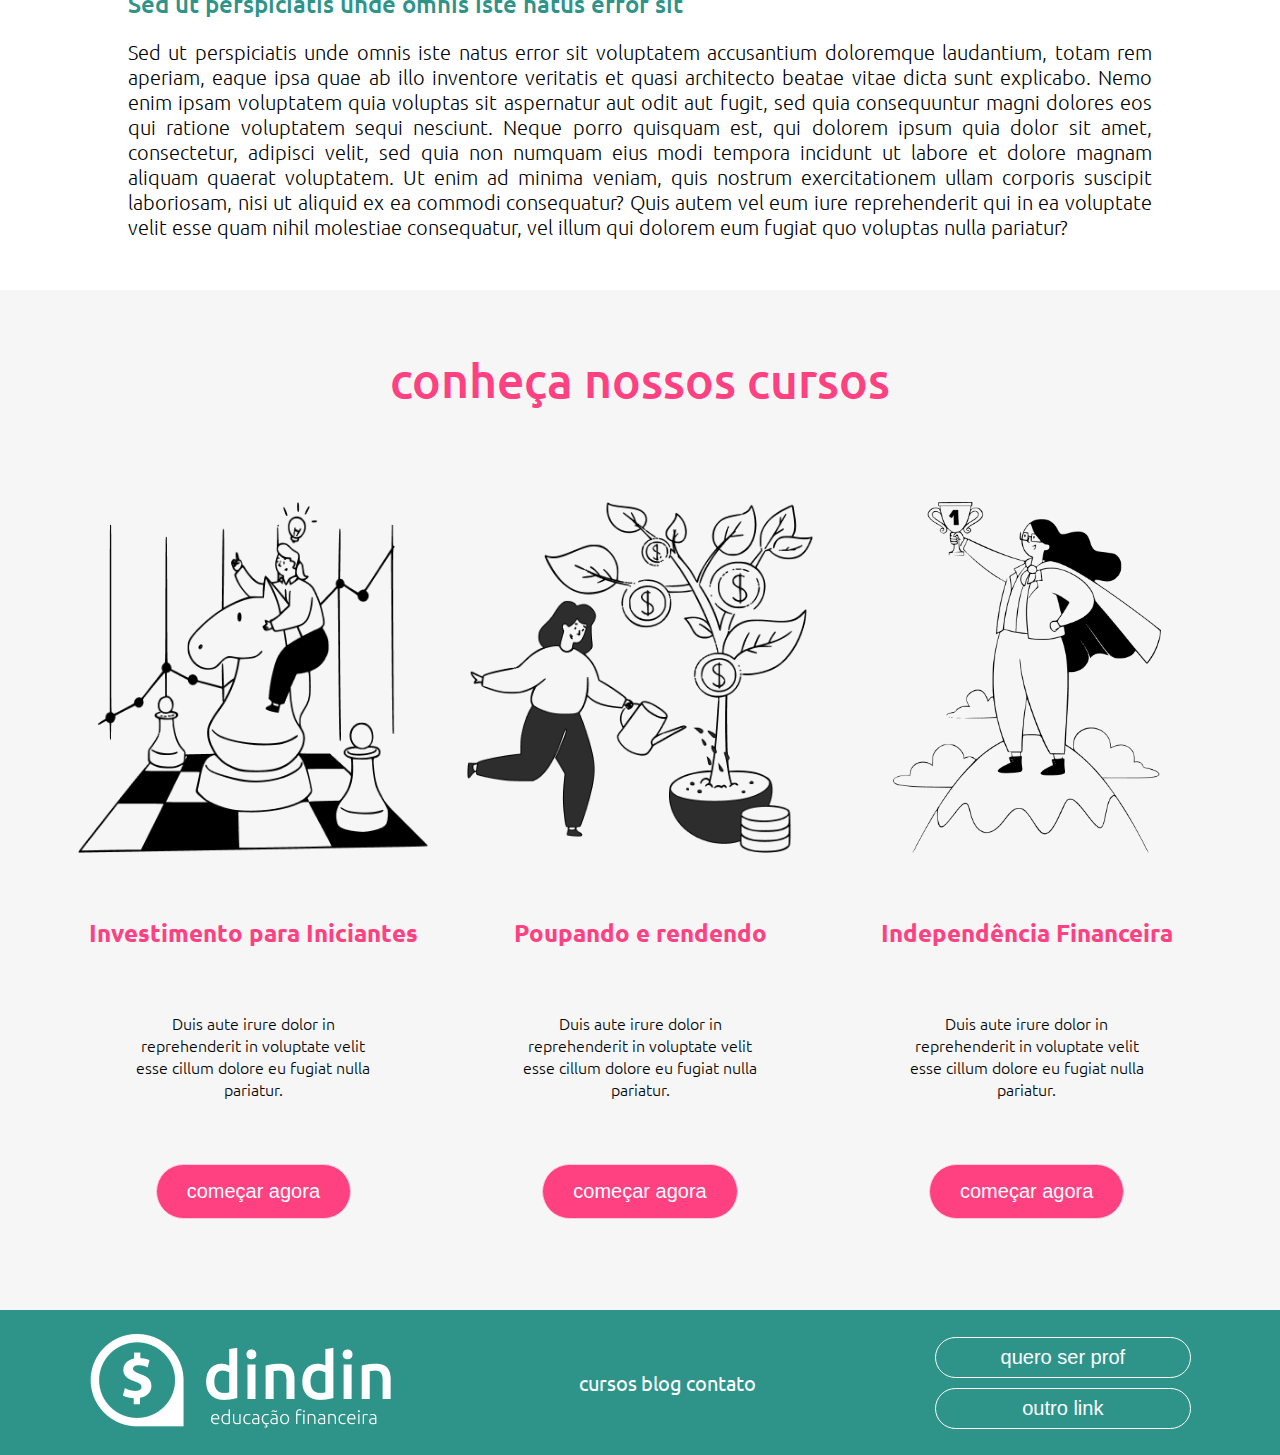
<file: src/screens/blog/post-hand-denounce/blog-posts-index.html>
<!DOCTYPE html>
<html lang="pt-br">
<head>
    <meta charset="UTF-8">
    <meta http-equiv="X-UA-Compatible" content="IE=edge">
    <meta name="viewport" content="width=device-width, initial-scale=1.0">
    <link rel="preconnect" href="https://fonts.googleapis.com">
    <link rel="preconnect" href="https://fonts.gstatic.com" crossorigin>
    <link href="https://fonts.googleapis.com/css2?family=Ubuntu:wght@300;400;500;700&display=swap" rel="stylesheet">
    <link rel="preconnect" href="https://fonts.googleapis.com">
    <link rel="preconnect" href="https://fonts.gstatic.com" crossorigin>
    <link href="https://fonts.googleapis.com/css2?family=Nunito:wght@300;400;500;600;700&display=swap" rel="stylesheet">
    <link rel="stylesheet" href="./blog-posts-style.css">
    <link rel="stylesheet" href="../../../../global.css">
    <link rel="stylesheet" href="../../../styles/components/footer.css">
    <link rel="stylesheet" href="../../../styles/components/header.css">
    <title>On the other hand, we denounce - dindin</title>
</head>
<body>

    <header class="header">

        <div class="header-img">
            <a href="../../../../index.html">
                <img src="../../../../assets/images/logo-header.png" alt="">
            </a>
        </div>

        <nav class="header-nav">
            <a href="../../cursos/cursos-index.html" class="header-nav-link">CURSOS</a>
            <a href="../blog-index.html" class="header-nav-link">BLOG</a>
            <a href="../../contato/form-index.html" class="header-nav-link">CONTATO</a>
        </nav>

    </header>

    <section id="blog-post-hand-denouce">

        <h1>On the other hand, we denounce</h1>
        
        <small>27 de dezembro de 2020</small>
        
        <img src="../../../../assets/images/gray-rectangle-post.png" alt="">
        
        <p>On the other hand, we denounce with righteous indignation and dislike men who are so beguiled and demoralized by the charms of pleasure of the moment, so blinded by desire, that they cannot foresee the pain and trouble that are bound to ensue; and equal blame belongs to those who fail in their duty through weakness of will, which is the same as saying through shrinking from toil and pain. 
            These cases are perfectly simple and easy to distinguish. In a free hour, when our power of choice is untrammelled and when nothing prevents our being able to do what we like best, every pleasure is to be welcomed and every pain avoided. But in certain circumstances and owing to the claims of duty or the obligations of business it will frequently occur that pleasures have to be repudiated and annoyances accepted.
            The wise man therefore always holds in these matters to this principle of selection: he rejects pleasures to secure other greater pleasures, or else he endures pains to avoid worse pains.On the other hand, we denounce with righteous indignation and dislike men who are so beguiled and demoralized by the charms of pleasure of the moment, so blinded by desire, that they cannot foresee the pain and trouble that are bound to ensue; and equal blame belongs to those who fail in their duty through weakness of will, which is the same as saying through shrinking from toil and pain. 
            
        <h2>These cases are perfectly simple and easy to distinguish</h2>        
        
        <p>In a free hour, when our power of choice is untrammelled and when nothing prevents our being able to do what we like best, every pleasure is to be welcomed and every pain avoided. But in certain circumstances and owing to the claims of duty or the obligations of business it will frequently occur that pleasures have to be repudiated and annoyances accepted. At vero eos et accusamus et iusto odio dignissimos ducimus qui blanditiis praesentium voluptatum deleniti atque corrupti quos dolores et quas molestias excepturi sint occaecati cupiditate non provident, similique sunt in culpa qui officia deserunt mollitia animi, id est laborum et dolorum fuga. Et harum quidem rerum facilis est et expedita distinctio. Nam libero tempore, cum soluta nobis est eligendi optio cumque nihil impedit quo minus id quod maxime placeat facere possimus, omnis voluptas assumenda est, omnis dolor repellendus. Temporibus autem quibusdam et aut officiis debitis aut rerum necessitatibus saepe eveniet ut et voluptates repudiandae sint et molestiae non recusandae. Itaque earum rerum hic tenetur a sapiente delectus, ut aut reiciendis voluptatibus maiores alias consequatur aut perferendis doloribus asperiores repellat.</p>
        
        <h2>Sed ut perspiciatis unde omnis iste natus error sit</h2>
        
        <p>Sed ut perspiciatis unde omnis iste natus error sit voluptatem accusantium doloremque laudantium, totam rem aperiam, eaque ipsa quae ab illo inventore veritatis et quasi architecto beatae vitae dicta sunt explicabo. Nemo enim ipsam voluptatem quia voluptas sit aspernatur aut odit aut fugit, sed quia consequuntur magni dolores eos qui ratione voluptatem sequi nesciunt. Neque porro quisquam est, qui dolorem ipsum quia dolor sit amet, consectetur, adipisci velit, sed quia non numquam eius modi tempora incidunt ut labore et dolore magnam aliquam quaerat voluptatem. Ut enim ad minima veniam, quis nostrum exercitationem ullam corporis suscipit laboriosam, nisi ut aliquid ex ea commodi consequatur? Quis autem vel eum iure reprehenderit qui in ea voluptate velit esse quam nihil molestiae consequatur, vel illum qui dolorem eum fugiat quo voluptas nulla pariatur?</p></p>

    </section>

    <section id="cursos" class="generic-session">

        <h2 class="title-cursos">conheça nossos cursos</h2>

        <div id="card-h">

            <div class="card-cursos">
                <img src="../../../../assets/images/ilustra-poupando.png" alt="">
                <strong>Investimento para Iniciantes</strong>
                <p>Duis aute irure dolor in reprehenderit in voluptate velit esse cillum dolore eu fugiat nulla pariatur.</p>
                <a href="../../cursos/curso-invest-para-iniciantes/curso-invest-index.html"><button>começar agora</button></a>
            </div>

            <div class="card-cursos">
                <img src="../../../../assets/images/ilustra-investimento.png" alt="">
                <strong>Poupando e rendendo</strong>
                <p>Duis aute irure dolor in reprehenderit in voluptate velit esse cillum dolore eu fugiat nulla pariatur.</p>
                <a href="../../under-construction/uc-index.html"><button>começar agora</button></a>
            </div>

            <div class="card-cursos">
                <img src="../../../../assets/images/ilustra-independencia.png" alt="">
                <strong>Independência Financeira</strong>
                <p>Duis aute irure dolor in reprehenderit in voluptate velit esse cillum dolore eu fugiat nulla pariatur.</p>
                <a href="../../under-construction/uc-index.html"><button>começar agora</button></a>
            </div>
        
        </div>
    
    </section>

    <footer class="footer">

        <div class="footer-img">
            <a href="../../../../index.html">
            <img src="../../../../assets/images/logo-footer.png" alt="">
            </a>
        </div>

        <nav class="footer-nav">
            <a href="../../cursos/cursos-index.html" class="footer-nav-link">cursos</a>
            <a href="../../blog/blog-index.html" class="footer-nav-link">blog</a>
            <a href="../../contato/form-index.html" class="footer-nav-link">contato</a>
        </nav>

        <div id="footer-cta">
            <nav class="footer-cta">
            <a href="../../under-construction/uc-index.html" class="footer-cta-link"><button>quero ser prof</button></a>
            <a href="../../under-construction/uc-index.html" class="footer-cta-link"><button>outro link</button></a>
            </nav>
        </div>

    </footer>
    
</body>
</html>
</file>
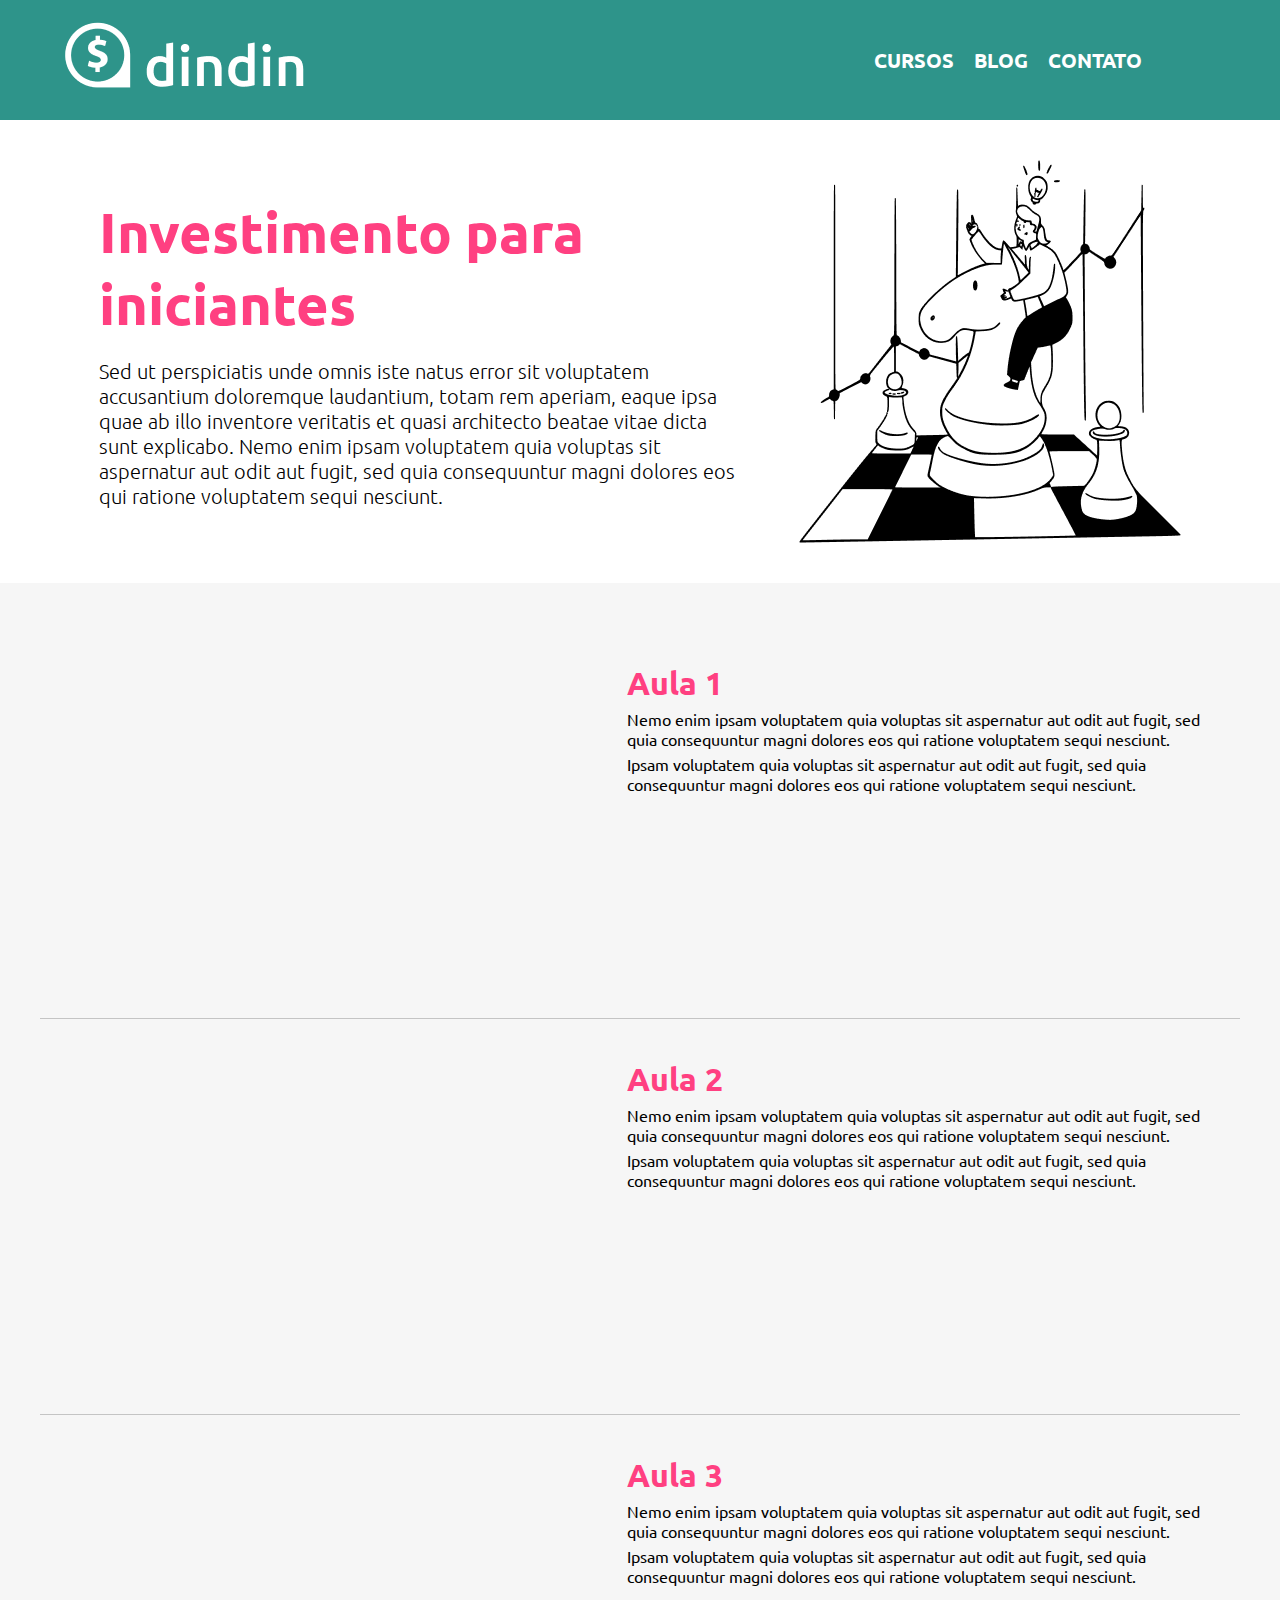
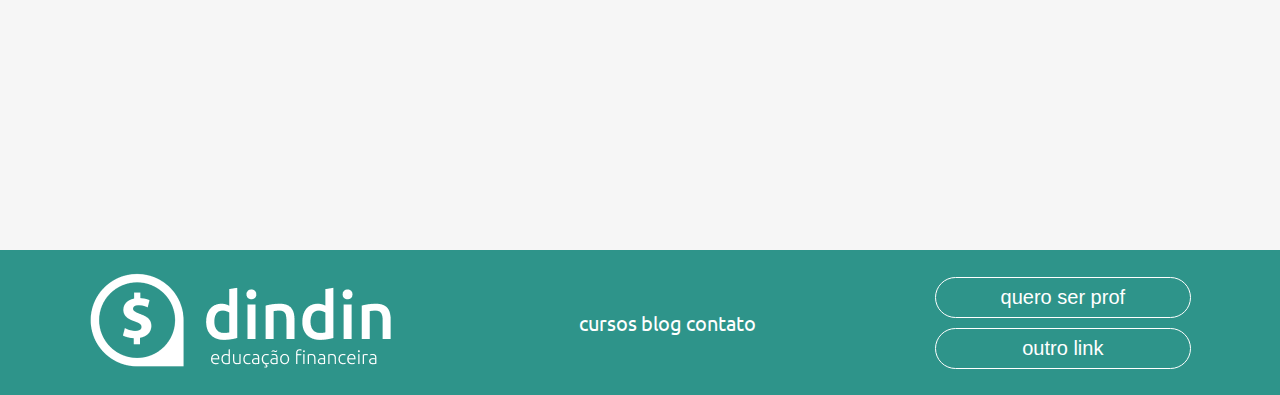
<file: src/screens/cursos/curso-invest-para-iniciantes/curso-invest-index.html>
<!DOCTYPE html>
<html lang="pt-br">
<head>
    <meta charset="UTF-8">
    <meta http-equiv="X-UA-Compatible" content="IE=edge">
    <meta name="viewport" content="width=device-width, initial-scale=1.0">
    <link rel="preconnect" href="https://fonts.googleapis.com">
    <link rel="preconnect" href="https://fonts.gstatic.com" crossorigin>
    <link href="https://fonts.googleapis.com/css2?family=Ubuntu:wght@300;400;500;700&display=swap" rel="stylesheet">
    <link rel="preconnect" href="https://fonts.googleapis.com">
    <link rel="preconnect" href="https://fonts.gstatic.com" crossorigin>
    <link href="https://fonts.googleapis.com/css2?family=Nunito:wght@300;400;500;600;700&display=swap" rel="stylesheet">
    <link rel="stylesheet" href="./curso-invest-style.css">
    <link rel="stylesheet" href="../../../../global.css">
    <link rel="stylesheet" href="../../../styles/components/footer.css">
    <link rel="stylesheet" href="../../../styles/components/header.css">
    <title>INVESTIMENTO PARA INICIANTES - dindin</title>
</head>
<body>

    <header class="header">

        <div class="header-img">
            <a href="../../../../index.html">
                <img src="../../../../assets/images/logo-header.png" alt="">
            </a>
        </div>

        <nav class="header-nav">
            <a href="../cursos-index.html" class="header-nav-link">CURSOS</a>
            <a href="../../blog/blog-index.html" class="header-nav-link">BLOG</a>
            <a href="../../contato/form-index.html" class="header-nav-link">CONTATO</a>
        </nav>

    </header>

    <section id="curso-invest-top-h" class="generic-session">

        <div class="curso-invest-top-text">

            <h1>Investimento para iniciantes</h1>

            <p>Sed ut perspiciatis unde omnis iste natus error sit voluptatem accusantium doloremque laudantium, totam rem aperiam, eaque ipsa quae ab illo inventore veritatis et quasi architecto beatae vitae dicta sunt explicabo. Nemo enim ipsam voluptatem quia voluptas sit aspernatur aut odit aut fugit, sed quia consequuntur magni dolores eos qui ratione voluptatem sequi nesciunt.</p>

        </div>

        <img src="../../../../assets/images/ilustra-poupando.png" alt="">

        <button class="show-nav"><img src="../../../../assets/images/smartphone/menu.svg" alt=""></button>

    </section>

    <section id="curso-invest-posts-h" class="generic-session">

        <div class="curso-invest-posts">

            <iframe width="560" height="315" src="https://www.youtube.com/embed/yRtjuTTGhh4" title="YouTube video player" frameborder="0" allow="accelerometer; autoplay; clipboard-write; encrypted-media; gyroscope; picture-in-picture; web-share" allowfullscreen></iframe>

            <div class="curso-invest-posts-text">
                <h2>Aula 1</h2>
                <p>Nemo enim ipsam voluptatem quia voluptas sit aspernatur aut odit aut fugit, sed quia consequuntur magni dolores eos qui ratione voluptatem sequi nesciunt.</p>
                <p>Ipsam voluptatem quia voluptas sit aspernatur aut odit aut fugit, sed quia consequuntur magni dolores eos qui ratione voluptatem sequi nesciunt.</p>
            </div>

        </div>

        <div class="curso-invest-posts curso-invest-posts-meio">

            <iframe width="560" height="315" src="https://www.youtube.com/embed/tCyN6bMWYXI" title="YouTube video player" frameborder="0" allow="accelerometer; autoplay; clipboard-write; encrypted-media; gyroscope; picture-in-picture; web-share" allowfullscreen></iframe>

            <div class="curso-invest-posts-text">
                <h2>Aula 2</h2>
                <p>Nemo enim ipsam voluptatem quia voluptas sit aspernatur aut odit aut fugit, sed quia consequuntur magni dolores eos qui ratione voluptatem sequi nesciunt.</p>
                <p>Ipsam voluptatem quia voluptas sit aspernatur aut odit aut fugit, sed quia consequuntur magni dolores eos qui ratione voluptatem sequi nesciunt.</p>
            </div>

        </div>

        <div class="curso-invest-posts">

            <iframe width="560" height="315" src="https://www.youtube.com/embed/6nfQFRvinEA" title="YouTube video player" frameborder="0" allow="accelerometer; autoplay; clipboard-write; encrypted-media; gyroscope; picture-in-picture; web-share" allowfullscreen></iframe>

            <div class="curso-invest-posts-text">
                <h2>Aula 3</h2>
                <p>Nemo enim ipsam voluptatem quia voluptas sit aspernatur aut odit aut fugit, sed quia consequuntur magni dolores eos qui ratione voluptatem sequi nesciunt.</p>
                <p>Ipsam voluptatem quia voluptas sit aspernatur aut odit aut fugit, sed quia consequuntur magni dolores eos qui ratione voluptatem sequi nesciunt.</p>
            </div>

        </div>

    </section>

    <footer class="footer">

        <div class="footer-img">
            <a href="../../../../index.html">
                <img src="../../../../assets/images/logo-footer.png" alt="">
            </a>
        </div>

        <nav class="footer-nav">
            <a href="../../cursos/cursos-index.html" class="footer-nav-link">cursos</a>
            <a href="../../blog/blog-index.html" class="footer-nav-link">blog</a>
            <a href="../../contato/form-index.html" class="footer-nav-link">contato</a>
        </nav>

        <div id="footer-cta">
            <nav class="footer-cta">
            <a href="../../under-construction/uc-index.html" class="footer-cta-link"><button>quero ser prof</button></a>
            <a href="../../under-construction/uc-index.html" class="footer-cta-link"><button>outro link</button></a>
            </nav>
        </div>

    </footer>
    
</body>
</html>
</file>
<file: global.css>
* {
    margin: 0;
    padding: 0;
    box-sizing: border-box;
    overflow-x: hidden;

    max-width: 100%;
}

html , body {
    font-size: 16px;
    font-family: 'Ubuntu', sans-serif;

    width: 100vw;
}

a {
    text-decoration: none;
}

.show-nav {
    display: none;
}

:root {
 /* CORES */
 --primary-color: #2E948A;
 --secondary-color: #FF4081;
 --secondary-back-color: #FCCCDC;
 --neutral-color: #686868;
 --light-neutral-color: #9D9D9D;
 --background-color: #F6F6F6;
 --border-color: #C4C4C4;

/* FONTES */
 --font-size-xx-small: 16px;
 --font-size-x-small: 20px;
 --font-size-small: 24px;
 --font-size-x-medium: 28px;
 --font-size-medium: 32px;
 --font-size-large: 40px;
 --font-size-x-large: 48px;
 --font-size-xx-large: 56px;
 --font-size-xxx-large: 60px;
}
</file>
<file: style.css>
/* PÁGINA INICIAL */

.generic-session {
    width: 100vw;
    height: 100vh;

    text-align: left;
}

/* ------- */

/* 1ª SESSÃO - EDUCAÇÃO FINANCEIRA */

#educ-financeira {
    display: flex;

    justify-content: space-evenly;
    align-items: center;

    position: relative;
}

#educ-financeira h1 {
    color: var(--secondary-color);

    font-family: 'Ubuntu', sans-serif;
    font-size: var(--font-size-xxx-large);
    font-weight: 700;

    width: 500px;
}

#educ-financeira h2 {
    color: #000;

    font-size: var(--font-size-x-medium);
    font-weight: 400;

    width: 400px;
}

#educ-financeira-info {
    display: flex;
    flex-direction: column;
    align-items: flex-start;
}

.educ-financeira-info-item {
    padding: 15px;
}

#educ-financeira-info button {
    font-family: 'Ubuntu', sans-serif;
    font-size: var(--font-size-x-medium);
    font-weight: 400;
    color: var(--secondary-color);
    
    background-color: #FFF;

    border: 0;
    padding: 8px 16px;
    
    border: 1.5px solid var(--secondary-color);
    border-radius: 30px;
}

#educ-financeira-info button:hover {
    background-color: var(--secondary-back-color);
    transition: 0.5s;

    cursor: pointer;
}

#educ-financeira img {
    padding: 5%;
}

.educ-financeira-img {
    display: flex;

    justify-content: center;
    align-items: center;
    margin: 0;
}

/* ------- */

/* 2ª SESSÃO - CURSOS */

#cursos {
    background-color: var(--background-color)
}

.title-cursos {
    display: none;
}

#card-h {
    width: 100vw;
    height: 100vh;

    display: flex;
    justify-content: center;
    align-items: stretch;

    padding: 60px;
}

.card-cursos {
    display: flex;
    flex-direction: column;
    align-items: center;
}

.card-cursos strong {
    font-size: var(--font-size-small);
    color: var(--secondary-color);

    padding-top: 50px;
}

.card-cursos p {
    width: 65%;

    font-size: var(--font-size-xx-small);
    font-weight: 300;
    text-align: center;

    padding: 30px 0px;
}

.card-cursos img {
    height: 45%;
}

.card-cursos button {
    font-size: var(--font-size-x-small);
    color: #FFF;

    background-color: var(--secondary-color);
    
    border: 0;
    border-radius: 30px;
    padding: 15px 30px;

    cursor: pointer;
}

.card-cursos button:hover {
    color: var(--secondary-color);
    background-color: var(--secondary-back-color);
    transition: 0.5s;
}

/* ------- */

/* 3ª SESSÃO - O QUE FALAM SOBRE NÓS */

#title-o-que-falam {
    color: var(--primary-color);
    font-family: 'Nunito', sans-serif;
    font-size: var(--font-size-large);
    font-weight: 700;

    position: relative;
    top: 15%;
    left: 6%
}

#card-o-que-falam-h {
    width: 100vw;

    display: flex;
    flex-wrap: wrap;
    justify-content: center;

    padding-top: 10%;
}

.card-o-que-falam {
    width: 45%;

    display: flex;
    align-items: center;

    padding: 20px 20px;
}

.card-o-que-falam img {
    width: 50%;

    padding-right: 20px;

    position: relative;
}

.card-o-que-falam-desc {
    display: flex;
    flex-direction: column;
    flex-wrap: wrap;
}

.card-o-que-falam p {
    color: #000;
    font-family: 'Nunito', sans-serif;
    font-size: var(--font-size-x-small);
    font-weight: 200;
}

.card-o-que-falam small {
    color: #000;
    font-family: 'Nunito', sans-serif;
    font-size: var(--font-size-x-small);
    font-weight: bold;
}

/* ------- */

/* 4ª SESSÃO - MAIS CONTEÚDO */

#blog-posts {
    background-color: var(--background-color);

    position: relative;
}

#title-blog-posts {
    color: var(--primary-color);
    font-family: 'Nunito', sans-serif;
    font-size: var(--font-size-large);
    font-weight: 700;

    position: relative;
    top: 10%;
    left: 5%
}

#card-blog-posts-h {
    width: 100vw;

    display: flex;
    justify-content: space-evenly;

    padding-top: 8%;
}

.card-blog-posts {
    display: flex;
    flex-direction: column;

    padding: 0px 50px;
}

.card-blog-posts strong {
    font-size: var(--font-size-small);
    font-weight: 700;
    color: var(--primary-color);

    padding-top: 15px;
}

.card-blog-posts p {
    font-size: var(--font-size-x-small);
    font-weight: 400;
    color: #000;
}

.button-blog-posts {
    display: flex;
    justify-content: center;

    padding-top: 40px;    
}

.button-blog-posts button {
    font-family: 'Ubuntu', sans-serif;
    font-size: var(--font-size-x-medium);
    font-weight: 400;
    color: var(--secondary-color);

    border: 0;
    padding: 8px 30px;
    
    border: 1.5px solid var(--secondary-color);
    border-radius: 30px;
}

.button-blog-posts button:hover {

    background-color: var(--secondary-back-color);
    transition: 0.5s;
    
    cursor: pointer;

}

/* ------- */

/* RESPONSIVO TELAS até 480px */

/* ------- */

@media screen and (max-width: 480px) {

    .show-nav {
        display: block;

        background: 0;
        border: 0;

        position: absolute;

        width: 3rem;

        top: 10px;
        left: 10px;
    }

    .generic-session {
        height: 100%;
    }
    
    .header {
        display: none;
    }

    /* ------- */

    /* 1ª SESSÃO - EDUCAÇÃO FINANCEIRA */

    #educ-financeira {
        flex-direction: column-reverse;
    
        justify-content: space-around;
        align-items: center;
    
        position: relative;

        padding: 20px;
    }
    
    #educ-financeira h1 {
        position:static;

        display:flex;
        flex-direction:column;
        justify-content:center;
        text-align:center;

        font-size: 2.5rem;
    }

    #educ-financeira h2 {
        position:static;
        text-align:center;

        font-size: 1.5rem;
    }

    #educ-financeira-info {
        display: flex;
        flex-direction: column;
        align-items: center;
    }

    #educ-financeira-info button {
        position:static;
        text-align:center;

        font-size: 1rem;
    }

    #educ-financeira img {
        width: 75%;
        margin-top: 15%;
    }

    /* ------- */

    /* 2ª SESSÃO - CURSOS */

    #card-h {
        height: auto;
        flex-direction: column;
        align-items: center;

        padding: 20px;
    }

    .title-cursos {
        display: block; 

        font-size: 1.4rem;
        color: var(--secondary-color);
        font-weight: 500;
    
        text-align: center;

        padding-bottom: 30px;
    }

    .card-cursos {
        border-top: 1px solid #000;
        border-bottom: 1px solid #000;

        padding-bottom: 30px;
    }

    .card-cursos img {
        margin-top: 30px;
    }

    .card-cursos strong {
        font-size: 1.5rem;

        text-align: center;
    }

    .card-cursos p {
        width: 100%;

        font-size: 1rem;
    }

    .card-cursos button {
        font-size: 1rem;
        padding: 0.3rem 0.5rem;
    }

    /* ------- */

    /* 3ª SESSÃO - O QUE FALAM SOBRE NÓS */

    #o-que-falam {
        padding: 20px;
    }

    #title-o-que-falam {
        font-size: 1.5rem;
    }
    
    #card-o-que-falam-h {    
        display: flex;
        flex-direction: column;
    
        padding-top: 20px;
    }
    
    .card-o-que-falam {
        width: 100%;
        flex-direction: column;
        text-align: center;
    }
    
    .card-o-que-falam img {
        width: auto;
    }

    /* ------- */
 
    /* 4ª SESSÃO - MAIS CONTEÚDO */   

    #blog-posts {
        padding: 20px;
    }

    #title-blog-posts {
        font-size: 2rem;
        text-align: center;

        top: 0;
        left: 0;
    }

    #card-blog-posts-h {
        flex-direction: column;
        justify-content: space-around;
    
        padding-top: 20px;
    }
    
    .card-blog-posts {
        text-align: center;
    
        padding: 10px 0;

        border-top: 1px solid #000;
        border-bottom: 1px solid #000;
    }
    
    .card-blog-posts strong {
        font-size: 1.5rem;
    }
    
    .card-blog-posts p {
        font-size: 1.2rem;
    }
    
    .button-blog-posts {
        padding-top: 10px;    
    }
    
    .button-blog-posts button {
        font-size: 1.2rem;
    }

}
    
/* ------- */

/* RESPONSIVO TELAS de 481px a 768px */

/* ------- */

@media only screen and (min-width: 481px) and (max-width: 768px) {

    .generic-session {
        height: 100%;

        padding: 3%;
    }

    /* ------- */

    /* 1ª SESSÃO - EDUCAÇÃO FINANCEIRA */
    
    #educ-financeira h1 {
        position: static;

        flex-direction: column;
        justify-content: center;
        text-align: center;

        font-size: 2rem;
    }

    #educ-financeira h2 {
        width: 80%;

        position: static;
        text-align: center;

        font-size: 1.2rem;
    }

    #educ-financeira-info {
        flex-direction: column;
        align-items: center;
    }

    #educ-financeira-info button {
        position:static;
        text-align:center;

        font-size: 1rem;
    }

    #educ-financeira img {
        width: 90%;
    }
    
    /* ------- */

    /* 2ª SESSÃO - CURSOS */

    #cursos {        
        width: 100%;
        padding: 5%;
    }

    #card-h {
        width: 100%;
        height: auto;
        align-items: baseline;

        padding: 0;
    }

    .title-cursos {
        display: block; 

        font-size: 2rem;
        color: var(--secondary-color);
        font-weight: 500;
    
        text-align: center;

        padding-bottom: 2rem;
    }

    .card-cursos {
        justify-content: space-between ;
    }

    .card-cursos strong {
        font-size: 1rem;

        text-align: center;
    }

    .card-cursos p {
        width: 80%;

        font-size: 0.9rem;
    }

    .card-cursos button {
        font-size: 1rem;
        padding: 0.3rem 2rem;
    }
    
    /* ------- */

    /* 3ª SESSÃO - O QUE FALAM SOBRE NÓS */

    #title-o-que-falam {
        font-size: 2rem;
        text-align: center;

        left: 0%;
        padding: 2rem 0;
    }

    #card-o-que-falam-h {
        padding-top: 0;
    }

    .card-o-que-falam {
        flex-direction: column;
    }
    
    .card-o-que-falam img {
        width: auto;
        padding-right: 0;
        padding-bottom: 1rem;
    }
    
    /* ------- */

    /* 4ª SESSÃO - MAIS CONTEÚDO */   

    #blog-posts {
        padding: 20px;
    }

    #title-blog-posts {
        font-size: 2rem;
        text-align: center;

        top: 0;
        left: 0;
    }

    #card-blog-posts-h {
        flex-direction: column;
        justify-content: space-around;
    
        padding-top: 20px;
    }
    
    .card-blog-posts {
        text-align: center;
    
        padding: 10px 0;

        border-top: 1px solid #000;
        border-bottom: 1px solid #000;
    }
    
    .card-blog-posts strong {
        font-size: 1.5rem;
    }
    
    .card-blog-posts p {
        font-size: 1.2rem;
    }
    
    .button-blog-posts {
        padding-top: 10px;    
    }
    
    .button-blog-posts button {
        font-size: 1.2rem;
    }

}
    
/* ------- */

/* RESPONSIVO TELAS de 769px a 1024px */

/* ------- */

@media only screen and  (min-width: 769px) and (max-width: 1024px) {

    .generic-session {
        height: 100%;

        padding: 3%;
    }

    /* ------- */

    /* 1ª SESSÃO - EDUCAÇÃO FINANCEIRA */
    
    #educ-financeira h1 {
        position: static;

        display: flex;
        flex-direction: column;
        justify-content: center;
        text-align: center;

        font-size: 2.5rem;
    }

    #educ-financeira h2 {
        width: 80%;

        position:static;
        text-align:center;

        font-size: 1.5rem;
    }

    #educ-financeira-info {
        display: flex;
        flex-direction: column;
        align-items: center;
    }

    #educ-financeira-info button {
        position:static;
        text-align:center;

        font-size: 1.rem;
    }

    #educ-financeira img {
        width: 75%;
        margin-top: 15%;
    }
    
    /* ------- */

    /* 2ª SESSÃO - CURSOS */

    #cursos {        
        width: 100%;
    }

    #card-h {
        width: 100%;
        height: auto;
        align-items: stretch;

        padding: 0;
    }

    .title-cursos {
        display: block; 

        font-size: 2rem;
        color: var(--secondary-color);
        font-weight: 500;
    
        text-align: center;

        padding-bottom: 2rem;
    }

    .card-cursos {
        justify-content: space-between ;
    }

    .card-cursos strong {
        font-size: 1.5rem;

        text-align: center;
    }

    .card-cursos p {
        width: 80%;

        font-size: 1rem;
    }

    .card-cursos button {
        font-size: 1rem;
        padding: 0.3rem 2rem;
    }
    
    /* ------- */

    /* 3ª SESSÃO - O QUE FALAM SOBRE NÓS */

    #title-o-que-falam {
        font-size: 2rem;
        text-align: center;

        left: 0%;
        padding: 2rem 0;
    }

    #card-o-que-falam-h {
        padding-top: 0;
    }

    .card-o-que-falam {
        flex-direction: column;
    }
    
    .card-o-que-falam img {
        width: auto;
        padding-right: 0;
        padding-bottom: 1rem;
    }
    
    /* ------- */

    /* 4ª SESSÃO - MAIS CONTEÚDO */   

    #blog-posts {
        padding: 20px;
    }

    #title-blog-posts {
        font-size: 2rem;
        text-align: center;

        top: 0;
        left: 0;
    }

    #card-blog-posts-h {
        flex-direction: column;
        justify-content: space-around;
    
        padding-top: 20px;
    }
    
    .card-blog-posts {
        text-align: center;
    
        padding: 10px 0;

        border-top: 1px solid #000;
        border-bottom: 1px solid #000;
    }
    
    .card-blog-posts strong {
        font-size: 1.5rem;
    }
    
    .card-blog-posts p {
        font-size: 1.2rem;
    }
    
    .button-blog-posts {
        padding-top: 10px;    
    }
    
    .button-blog-posts button {
        font-size: 1.2rem;
    }

}
</file>
<file: src/styles/components/header.css>
/* HEADER */

header {
    background-color: var(--primary-color);

    display: flex;
    justify-content: space-between;

    padding: 20px 0px;
}

.header-nav {
    display: flex;
    align-items: center;
    margin-right: 10%;
}

.header-img {
    display: flex;
    align-items: center;
    margin-left: 5%;
}

.header-nav-link {
    font-size: var(--font-size-x-small);
    font-weight: bold;

    color: #FFF;
    
    padding: 10px;
}

/* HEADER RESPONSIVO TELAS de 481px a 768px */

@media screen and (min-width: 481px) and (max-width: 768px) {

    .header-nav {
        flex-direction: column;
        justify-content: center;
    }

    .header-nav-link {
        font-size: 1.2rem;
        padding: 0;
    }

}
</file>
<file: src/styles/components/footer.css>
/* FOOTER */

footer {
    width: 100vw;
    
    background-color: var(--primary-color);

    display: flex;
    justify-content: space-around;
    align-items: center;

    padding: 20px 0px;
}

.footer-img {
    width: auto;
}

#footer-nav {
    display: flex;
    flex-direction: column;
}

.footer-nav-link {
    font-size: var(--font-size-x-small);

    color: #FFF;
}

.footer-cta {
    display: flex;
    flex-direction: column;
    justify-content: baseline;
}

.footer-cta-link {
    font-size: var(--font-size-x-small);

    color: #FFF;

    margin: 5px 0px
}

.footer-cta button {
    width: 20vw;

    display: flex;
    justify-content: center;

    font-size: var(--font-size-x-small);
    color: #FFF;
    background-color: var(--primary-color);
    
    padding: 8px 16px;
    
    border: 1.5px solid #FFF;
    border-radius: 30px;
}

.footer-cta button:hover {
    background-color: var(--neutral-color);
    transition: 0.5s;
    
    cursor: pointer;
}

#footer-cta {
    display: flex;
    align-items: stretch;
}

/* FOOTER RESPONSIVO TELAS até 480px */

@media screen and (max-width: 480px) {

    .footer {
        flex-direction: column-reverse;
    }

    .footer-img {
        width: 30%;

        padding-top: 20px;
    }

    .footer-nav {
        flex-direction: row;
    }

    .footer-nav-link {
        font-size: 1.2rem;

        padding: 7px;
    }

    .footer-img-nav {
        display: flex;
        flex-direction: row;
    }

    .footer-cta {
        flex-direction: row;
    }

    .footer-cta-link {
        font-size: 1.2rem;

        padding: 7px;
    }

    .footer-cta button {
        width: 100%;

        font-size: 1rem;
    }
}

/* FOOTER RESPONSIVO TELAS de 481px a 768px */

@media only screen and (min-width: 481px) and (max-width: 768px) {

    .footer-img {
        width: 30%;

        padding-top: 20px;
    }

    .footer-nav {
        display: flex;
        flex-direction: column;
        align-items: center;
    }

    .footer-nav-link {
        font-size: 1.2rem;

        padding: 7px;
    }

    .footer-cta-link {
        font-size: 1.2rem;

        padding: 7px;
    }

    .footer-cta button {
        width: 40vw;

        font-size: 1rem;
    }
}

/* FOOTER RESPONSIVO TELAS de 769px a 1024px */

@media only screen and (min-width: 769px) and (max-width: 1024px) {

    .footer-img {
        width: 30%;

        padding-top: 20px;
    }

    .footer-nav {
        display: flex;
        flex-direction: column;
        align-items: center;
    }

    .footer-nav-link {
        font-size: 1.2rem;

        padding: 7px;
    }

    .footer-cta-link {
        font-size: 1.2rem;

        padding: 7px;
    }

    .footer-cta button {
        font-size: 1rem;
    }
}
</file>
<file: src/screens/blog/blog-style.css>
/* PÁGINA BLOG */

.generic-session {
    width: 100vw;

    margin-bottom: 60px;
}

/* ------- */

/* BLOG - TOPO */

#blog-post-top-h {
    width: 100vw;

    display: flex;
    justify-content: space-evenly;
    align-items: center;
}

#blog-post-top-h img {
    position: relative;

    margin-top: 5%;
}

.blog-post-top-txt {
    display: flex;
    flex-direction: column;
}

.blog-post-top-txt h1 {
    width: 400px;

    color: var(--primary-color);

    font-family: 'Ubuntu', sans-serif;
    font-size: var(--font-size-x-large);
    font-weight: 700;

    padding-bottom: 20px;
}

.blog-post-top-txt p {
    width: 500px;
    
    color: #000;

    font-family: 'Ubuntu', sans-serif;
    font-size: var(--font-size-x-small);
    font-weight: 300;
}

/* ------- */

/* BLOG - TODOS OS POSTS */

#blog-posts-page {
    background-color: var(--background-color);

    position: relative;
}

.blog-posts-h {
    width: 100vw;
    display: flex;
    flex-wrap: wrap;
    justify-content: space-evenly;

    margin-bottom: 20px;
}

.blog-posts-h strong {
    width: 40vw;

    color: var(--secondary-color);
    font-family: 'Ubuntu', sans-serif;
    font-size: var(--font-size-small);
    font-weight: 700;
    
    padding-top: 20px;
}

/* ------- */

/* BLOG - CARDS DE CADA POST */

.card-blog-posts {
    width: 40%;

    display: flex;
    flex-direction: column;
    align-items: flex-start;

    padding: 0px 40px;
}

.card-blog-posts p {    
    font-family: 'Ubuntu', sans-serif;
    font-size: var(--font-size-xx-small);
    font-weight: 300;
    padding: 20px 0px;

    color: #000
}

.card-blog-posts img {
    width: 100%;

    margin-top: 50px;
    margin-bottom: 10px;
}

/* ------- */

/* RESPONSIVO TELAS até 480px */

/* ------- */

@media screen and (max-width: 480px) {

    .show-nav {
        display: block;

        background: 0;
        border: 0;

        position: absolute;

        width: 3rem;

        top: 10px;
        left: 10px;
    }

    .generic-session {
        height: 100%;
    }
    
    .header {
        display: none;
    }

    /* ------- */

    /* BLOG - TOPO */

    #blog-post-top-h {
        flex-direction: column-reverse;

        padding: 0 20px;
    }

    #blog-post-top-h img {
        margin: 10px;
    }

    .blog-post-top-txt {
        text-align: center;
    }

    .blog-post-top-txt h1 {
        font-size: 2rem;
    }

    .blog-post-top-txt p {
        font-size: 1.2rem;
        font-weight: 300;
    }

    /* ------- */

    /* BLOG - TODOS OS POSTS */

    .blog-posts-h {
        flex-direction: column;
    }

    .blog-posts-h strong {
        font-size: 1.5rem;
    }

    /* ------- */

    /* BLOG - CARDS DE CADA POST */

    .card-blog-posts {
        width: 100%;

        text-align: center;
    }

    .card-blog-posts p {    
        font-size: 1rem;

        text-align: center;
    }

    .card-blog-posts img {
        margin-top: 20px;
    }

}
    
/* ------- */

/* RESPONSIVO TELAS de 481px a 768px */

/* ------- */

@media only screen and (min-width: 481px) and (max-width: 768px) {

    .generic-session {
        height: 100%;

        padding: 3%;
    }

}
    
/* ------- */

/* RESPONSIVO TELAS de 769px a 1024px */

/* ------- */

@media only screen and  (min-width: 769px) and (max-width: 1024px) {

    .generic-session {
        height: 100%;

        padding: 3%;
    }
    
}
</file>
<file: src/screens/contato/form-style.css>
#form {
    width: 100vw;

    display: flex;
    justify-content: space-evenly;
    align-items: center;
}

.form-contact {
    width: 30vw;

    display: flex;
    flex-direction: column;
}

.form-contact h2 {
    font-size: var(--font-size-large);
    font-weight: 700;
    color: var(--secondary-color);
}

.form-contact input {
    margin: 0.4rem 0;
    padding: 0.3rem 1.2rem;
    border: 1px solid var(--neutral-color);
    border-radius: 7px;
}

.form-contact textarea {
    margin: 0.4rem 0;
    height: 10vw;

    padding: 0.3rem 1.2rem;

    border: 1px solid var(--neutral-color); 
    border-radius: 7px;

    font-family: 'Ubuntu';

    resize: none;
}

.form-contact button {
    width: 150px;
    height: 40px;   

    font-size: var(--font-size-x-small);
    color: #FFF;

    background-color: var(--secondary-color);
    
    border: 0;
    border-radius: 30px;

    cursor: pointer;
}

.form-contact button:hover {
    color: var(--secondary-color);
    background-color: var(--secondary-back-color);
    transition: 0.5s;
}

/* ------- */

/* RESPONSIVO TELAS até 480px */

/* ------- */

@media screen and (max-width: 480px) {

    .show-nav {
        display: block;

        background: 0;
        border: 0;

        position: absolute;

        width: 3rem;

        top: 10px;
        left: 10px;
    }
    
    .header {
        display: none;
    }

    /* FORMULÁRIO */

    #form {
        width: 100%;
        margin: 8% 0;
        
        flex-direction: column-reverse;

        padding: 8%;
    }

    .form-contact {
        width: 100vw;
    }

    .form-contact h2 {
        font-size: 1.5rem;
        text-align: center;
    }

    .form-contact textarea {
        height: 100px;
    }

    .form-contact button {
        margin: 0 auto;
    }
    
    .form-contact button { 
        font-size: 1.2rem;
        padding: 0;
    }

    .form-img {
        width: 60%;
        margin-bottom: 8%;
    }

}

/* ------- */

/* RESPONSIVO TELAS de 481px a 768px */

/* ------- */

@media only screen and (min-width: 481px) and (max-width: 768px) {

    #form {
        width: 100%;

        margin: 8% 0;
        
        flex-direction: column-reverse;

        padding: 8%;
    }

    .form-contact {
        width: 100vw;
    }

    .form-contact h2 {
        font-size: 2rem;
    }
    
    .form-contact textarea {
        height: 100px;
    }

    .form-contact button {
        margin: 0 auto;   
        font-size: 1.2rem;
    }

    .form-img {
        width: 60%;
        margin-bottom: 8%;
    }

}

/* ------- */

/* RESPONSIVO TELAS de 769px a 1024px */

/* ------- */

@media only screen and  (min-width: 769px) and (max-width: 1024px) {

    #form {
        height: 80vw;
        margin-right: 8%;
        justify-content: space-around;
    }

    .form-contact h2 {
        font-size: 2rem;
    }
    
    .form-contact button {
        font-size: 1.2rem;
        padding: 0.1rem 0.1rem;
    }

    .form-img {
        width: 50%;
    }

}
</file>
<file: src/screens/cursos/cursos-style.css>
#cursos {
    margin: 0px 80px;
}

.cursos-title {
    margin: 50px 0;
}

#cursos h1 {
    font-size: var(--font-size-xxx-large);
    font-weight: 700;
    color: var(--secondary-color);
}

#cursos small {
    font-size: var(--font-size-x-small);
    font-weight: 400;
}

.cards-cursos {
    display: flex;
    flex-direction: column;
    align-items: center;
}

.cards-cursos h2 {
    font-size: var(--font-size-medium);
    font-weight: 700;
    color: var(--secondary-color);    
}

.cards-cursos p {
    font-size: var(--font-size-x-small);
    font-weight: 300;
    color: #000;

    margin: 20px 0px;
}

.cards-cursos-cada {
    display: flex;
    align-items: center;

    padding: 40px 0px;
}

.cards-cursos-cada-meio {
    border-top: 1px solid #000;
    border-bottom: 1px solid #000;
}

.cards-cursos-cada img {
    width: 100%;
}

.cards-cursos-desc {
    display: flex;
    flex-direction: column;

    padding-left: 60px;
}

.cards-cursos-desc button {
    font-size: var(--font-size-x-small);
    font-weight: 400;

    color: #FFF;
    background-color: var(--primary-color);

    border: 0;
    border-radius: 30px;

    padding: 8px 40px;
}

.cards-cursos-desc button:hover {
    background-color: var(--light-neutral-color);
    transition: 0.5s;

    cursor: pointer;
}

/* ------- */

/* RESPONSIVO TELAS até 480px */

/* ------- */

@media screen and (max-width: 480px) {

    .show-nav {
        display: block;

        background: 0;
        border: 0;

        position: absolute;

        width: 3rem;

        top: 10px;
        left: 10px;
    }

    .generic-session {
        height: 100%;
    }
    
    .header {
        display: none;
    }
    
    #cursos {
        margin: 5%;
    }
    
    .cursos-title {
        margin: 0;
    }
    
    .cursos-title h1 {
        font-size: 2rem;
        text-align: center;
    }
    
    .cursos-title small {
        font-size: 1.2rem;
        text-align: center;
    }
    
    .cards-cursos h2 {
        font-size: 1.5rem;
        text-align: center;
    }
    
    .cards-cursos p {
        font-size: 1rem;
        text-align: justify;
    }
    
    .cards-cursos-cada {
        flex-direction: column;
    }
    
    .cards-cursos-cada img {
        width: 50%;
    }
    
    .cards-cursos-desc {    
        padding-left: 0;
    }

    .cards-cursos-desc a {
        display: flex;
        justify-content: center;
    }
    
    .cards-cursos-desc button {
        font-size: 1.2rem;
    }

}

/* ------- */

/* RESPONSIVO TELAS de 481px a 768px */

/* ------- */

@media only screen and (min-width: 481px) and (max-width: 768px) {

    #cursos h1 {
        font-size: 2rem;
    }
    
    #cursos small {
        font-size: 1.2rem;
    }
    
    /* .cards-cursos {
        display: flex;
        flex-direction: column;
        align-items: center;
    } */
    
    /* .cards-cursos h2 {
        font-size: var(--font-size-medium);
        font-weight: 700;
        color: var(--secondary-color);    
    } */
    
    /* .cards-cursos p {
        font-size: var(--font-size-x-small);
        font-weight: 300;
        color: #000;
    
        margin: 20px 0px;
    } */
    
    /* .cards-cursos-cada {
        display: flex;
        align-items: center;
    
        padding: 40px 0px;
    } */
    
    /* .cards-cursos-cada-meio {
        border-top: 1px solid #000;
        border-bottom: 1px solid #000;
    } */
    
    /* .cards-cursos-cada img {
        width: 100%;
    } */
    
    /* .cards-cursos-desc {
        display: flex;
        flex-direction: column;
    
        padding-left: 60px;
    } */
    
    /* .cards-cursos-desc button {
        font-size: var(--font-size-x-small);
        font-weight: 400;
    
        color: #FFF;
        background-color: var(--primary-color);
    
        border: 0;
        border-radius: 30px;
    
        padding: 8px 40px;
    } */

}

/* ------- */

/* RESPONSIVO TELAS de 769px a 1024px */

/* ------- */

@media only screen and  (min-width: 769px) and (max-width: 1024px) {



}
</file>
<file: src/screens/under-construction/uc-style.css>
main {
    width: 100vw;
    
    display: flex;    
    flex-direction: column;
    align-items: center;

    text-align: center;

    padding-top: 3%;
    padding-bottom: 3%;
}

.footer {
    display: none;
}

/* ------- */

/* RESPONSIVO TELAS até 1024px */

/* ------- */

@media screen and (max-width: 1024px) {

    .generic-session {
        height: 100%;
    }

    .footer {
        display: flex;
    }

}
</file>
<file: src/screens/blog/post-hand-denounce/blog-posts-style.css>
/* PÁGINA DE CADA POST - ON THE OTHER HAND WE DENOUCE */

#blog-post-hand-denouce {
    width: 100vw;

    display: flex;
    flex-direction: column;
    align-items: center;

    margin-top: 50px;
    margin-bottom: 50px;
}

#blog-post-hand-denouce h1 {
    font-size: var(--font-size-x-large);
    color: var(--secondary-color);
    font-weight: 500;
}

#blog-post-hand-denouce small {
    font-size: var(--font-size-x-small);
    color: var(--light-neutral-color);
    font-weight: 300;
}

#blog-post-hand-denouce img {
    width: 80%;

    margin-top: 50px;
    margin-bottom: 50px;
}

#blog-post-hand-denouce h2 {
    font-size: var(--font-size-small);
    color: var(--primary-color);
    font-weight: 500;
    
    width: 80vw;

    padding-top: 60px;
    padding-bottom: 20px;
}

#blog-post-hand-denouce p {
    font-size: var(--font-size-x-small);
    color: #000;
    font-weight: 300;

    text-align: justify;
    
    width: 80vw;
}

/* ------- */

/* 2ª SESSÃO - CURSOS */

#cursos {
    background-color: var(--background-color)
}

#cursos h2 {    
    font-size: var(--font-size-x-large);
    color: var(--secondary-color);
    font-weight: 500;

    text-align: center;

    padding-top: 60px;
}

#card-h {
    width: 100vw;
    height: 100vh;

    display: flex;
    justify-content: center;
    align-items: stretch;

    padding: 60px;
}

.card-cursos {
    display: flex;
    flex-direction: column;
    align-items: center;

    justify-content: space-around;
}

.card-cursos strong {
    font-size: var(--font-size-small);
    color: var(--secondary-color);
}

.card-cursos p {
    width: 65%;

    font-size: var(--font-size-xx-small);
    font-weight: 300;
    text-align: center;
}

.card-cursos img {
    height: 45%;
}

.card-cursos button {
    font-size: var(--font-size-x-small);
    color: #FFF;

    background-color: var(--secondary-color);
    
    border: 1px solid var(--secondary-back-color);
    border-radius: 30px;
    padding: 15px 30px;

    cursor: pointer;
}

.card-cursos button:hover {
    color: #000;
    background-color: var(--secondary-back-color);
    transition: 0.5s;
}

/* ------- */

/* RESPONSIVO TELAS até 480px */

/* ------- */

@media screen and (max-width: 480px) {

    .show-nav {
        display: block;

        background: 0;
        border: 0;

        position: absolute;

        width: 3rem;

        top: 10px;
        left: 10px;
    }

    .generic-session {
        height: 100%;
        max-width: 100%;
    }
    
    .header {
        display: none;
    }

    /* ------- */

    /* PÁGINA DE CADA POST - ON THE OTHER HAND WE DENOUCE */

    #blog-post-hand-denouce {
        text-align: center;
        margin-top: 5%;
        margin-bottom: 5%;
    }

    #blog-post-hand-denouce h1 {
        font-size: 2rem;
    }

    #blog-post-hand-denouce small {
        font-size: 1rem;
    }

    #blog-post-hand-denouce h2 {
        font-size: 1.5rem;
    }

    #blog-post-hand-denouce p {
        font-size: 1.2rem;
    }

    /* ------- */

    /* 2ª SESSÃO - CURSOS */

    #cursos h2 {    
        font-size: 2rem;
    }

    #card-h {
        height: 100%;

        flex-direction: column;
        align-items: center;

        padding: 20px;
    }

    .card-cursos strong {
        font-size: 1.5rem;
        padding: 10px
    }

    .card-cursos {
        border-top: 1px solid #000;
        border-bottom: 1px solid #000;

        padding-top: 30px;
        padding-bottom: 30px;
    }

    .card-cursos p {
        font-size: 1.2rem;
        padding-bottom: 10px;
    }

    .card-cursos button {
        font-size: 1.2rem;
        padding: 10px
    }

}

/* ------- */

/* RESPONSIVO TELAS de 481px a 768px */

/* ------- */

@media only screen and (min-width: 481px) and (max-width: 768px) {

    .generic-session {
        height: 100%;

        padding: 3%;
    }

    /* .header {
        display: none;
    }

    .footer {
        display: none;
    } */

    /* ------- */

    /* 2ª SESSÃO - CURSOS */

    #cursos {        
        width: 100%;
    }

    #cursos h2 {
        font-size: 2rem;
    }

    #card-h {
        width: 100%;
        height: auto;
        align-items: baseline;

        padding: 0;
    }

    .title-cursos {
        padding: 5% 0;
    }

    .card-cursos {
        justify-content: space-between ;
    }

    .card-cursos strong {
        font-size: 1rem;

        text-align: center;
    }

    .card-cursos p {
        width: 80%;

        font-size: 0.9rem;
        padding: 1rem 0;
    }

    .card-cursos button {
        font-size: 1rem;
        padding: 0.2rem 1rem;
    }

}
    
/* ------- */

/* RESPONSIVO TELAS de 769px a 1024px */

/* ------- */

@media only screen and  (min-width: 769px) and (max-width: 1024px) {

    .generic-session {
        height: 100%;

        padding: 3%;
    }

    /* .header {
        display: none;
    }

    .footer {
        display: none;
    } */

    /* ------- */

    /* 2ª SESSÃO - CURSOS */

    #cursos {        
        width: 100%;
    }

    #card-h {
        width: 100%;
        height: auto;
        align-items: baseline;

        padding: 0;
    }

    .title-cursos {
        padding: 5% 0;
    }

    .card-cursos {
        justify-content: space-between ;
    }

    .card-cursos strong {
        font-size: 1.5rem;

        text-align: center;
    }

    .card-cursos p {
        width: 80%;

        font-size: 1rem;
        padding: 1rem 0;
    }

    .card-cursos button {
        font-size: 1rem;
        padding: 0.3rem 2rem;
    }
}
</file>
<file: src/screens/cursos/curso-invest-para-iniciantes/curso-invest-style.css>
.generic-session {
    max-width: 100%;
    padding: 40px;
}

/* 1ª SESSÃO - CURSOS TOPO */

#curso-invest-top-h {
    display: flex;
    justify-content: space-evenly;
    align-items: center;
}

.curso-invest-top-text {
    width: 50vw;

    display: flex;
    flex-direction: column;
}

.curso-invest-top-text h1 {
    font-size: var(--font-size-xx-large);
    font-weight: 700;
    color: var(--secondary-color);

    padding-bottom: 20px;
}

.curso-invest-top-text p {
    font-size: var(--font-size-x-small);
    font-weight: 300;
}

#curso-invest-top-h img {    
    width: auto;

    display: flex;
    flex-grow: 0;
}

/* 2ª SESSÃO - VÍDEOAULAS */

#curso-invest-posts-h {
    background-color: var(--background-color);
}

.curso-invest-posts {
    display: flex;
    justify-content: space-evenly;

    padding: 40px 0;
}

.curso-invest-posts-text {
    width: 50%;
}

.curso-invest-posts-text h2 {
    font-size: var(--font-size-medium);
    font-weight: bold;

    color: var(--secondary-color);
}

.curso-invest-posts-text p {
    font-size: var(--font-size-xx-small);
    font-weight: light;

    padding-top: 5px;
}

.curso-invest-posts-meio {
    border-top: 1.5px solid #C4C4C4;
    border-bottom: 1.5px solid #C4C4C4;
}



/* ------- */

/* RESPONSIVO TELAS até 480px */

/* ------- */

@media screen and (max-width: 480px) {

    .show-nav {
        display: block;

        background: 0;
        border: 0;

        position: absolute;

        width: 3rem;

        top: 10px;
        left: 10px;
    }

    .generic-session {
        height: 100%;
    }
    
    .header {
        display: none;
    }

    /* 1ª SESSÃO - CURSOS TOPO */

    #curso-invest-top-h {
        flex-direction: column-reverse;
    }

    .curso-invest-top-text {
        width: 100vw;
    }

    .curso-invest-top-text h1 {
        font-size: 2rem;
        text-align: center;

        padding: 3% 0;
    }

    .curso-invest-top-text p {
        font-size:1.2rem;
        text-align: center;
    }

    #curso-invest-top-h img {    
        width: 90%;
    }

    /* 2ª SESSÃO - VÍDEOAULAS */

    .curso-invest-posts {
        flex-direction: column;
        
        align-items: center;
    }

    .curso-invest-posts-text {
        width: 100%;
    }

    .curso-invest-posts-text h2 {
        font-size: 2rem;
        text-align: center;

        padding: 3% 0;
    }

    .curso-invest-posts-text p {
        font-size: 1.2rem;
        text-align: justify;
    }

}

/* ------- */

/* RESPONSIVO TELAS de 481px a 768px */

/* ------- */

@media only screen and (min-width: 481px) and (max-width: 768px) {

    /* 1ª SESSÃO - CURSOS TOPO */

    #curso-invest-top-h {
        flex-direction: column-reverse;
    }

    .curso-invest-top-text {
        width: 100vw;
    }
    
    .curso-invest-top-text h1 {
        font-size: 2rem;
        text-align: center;

        padding: 3% 0;
    }

    .curso-invest-top-text p {
        font-size:1.2rem;
        text-align: center;
    }

    #curso-invest-top-h img {    
        width: 75%;
    }

    /* 2ª SESSÃO - VÍDEOAULAS */

    .curso-invest-posts {
        flex-direction: column;
        
        align-items: center;
    }

    .curso-invest-posts-text {
        width: 100%;
    }

    .curso-invest-posts-text h2 {
        font-size: 2rem;
        text-align: center;

        padding: 3% 0;
    }

    .curso-invest-posts-text p {
        font-size: 1.2rem;
        text-align: justify;
    }

}

/* ------- */

/* RESPONSIVO TELAS de 769px a 1024px */

/* ------- */

@media only screen and  (min-width: 769px) and (max-width: 1024px) {

    /* 1ª SESSÃO - CURSOS TOPO */

    #curso-invest-top-h {
        flex-direction: column-reverse;
    }

    .curso-invest-top-text {
        width: 100vw;
    }
    
    .curso-invest-top-text h1 {
        font-size: 2rem;
        text-align: center;

        padding: 3% 0;
    }

    .curso-invest-top-text p {
        font-size:1.2rem;
        text-align: center;
    }

    #curso-invest-top-h img {    
        width: 75%;
    }

    /* 2ª SESSÃO - VÍDEOAULAS */

    .curso-invest-posts {
        flex-direction: column;
        
        align-items: center;
    }

    .curso-invest-posts-text {
        width: 100%;
    }

    .curso-invest-posts-text h2 {
        font-size: 2rem;
        text-align: center;

        padding: 3% 0;
    }

    .curso-invest-posts-text p {
        font-size: 1.2rem;
        text-align: justify;
    }

}
</file>
